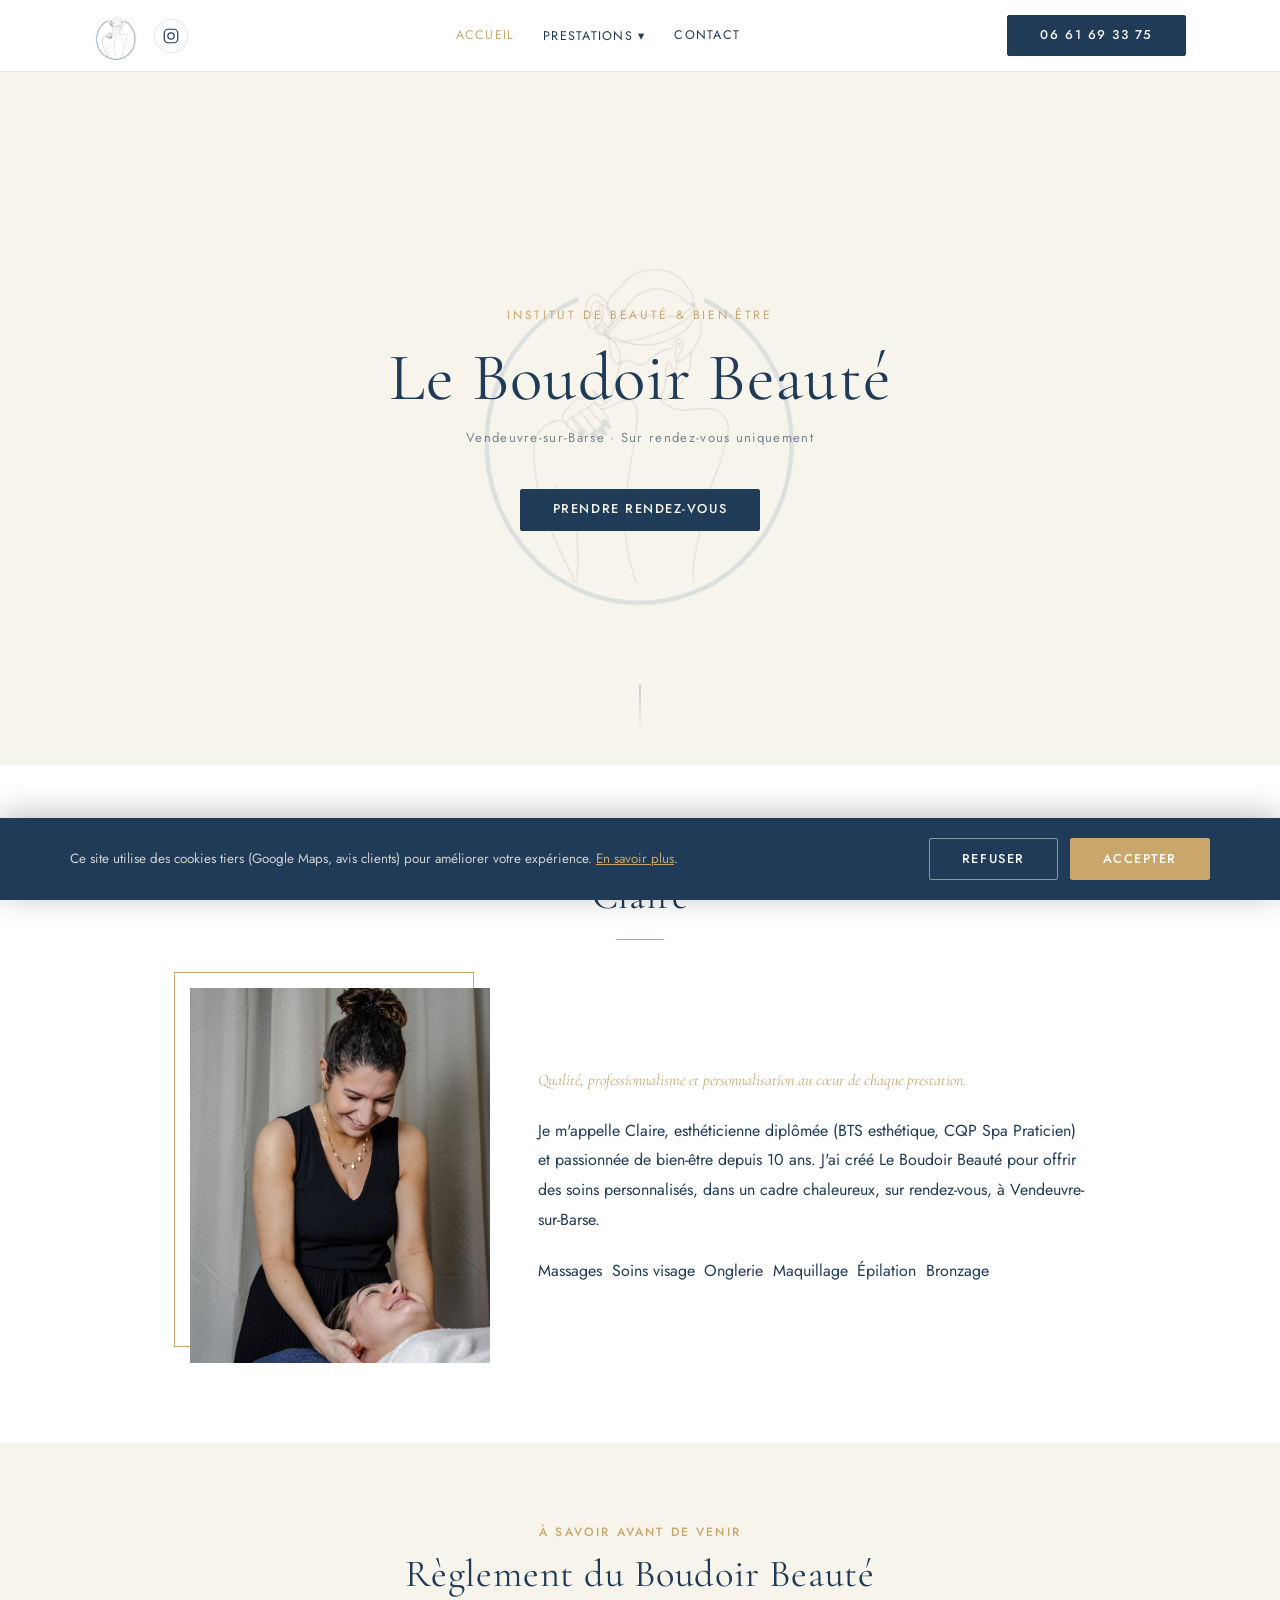
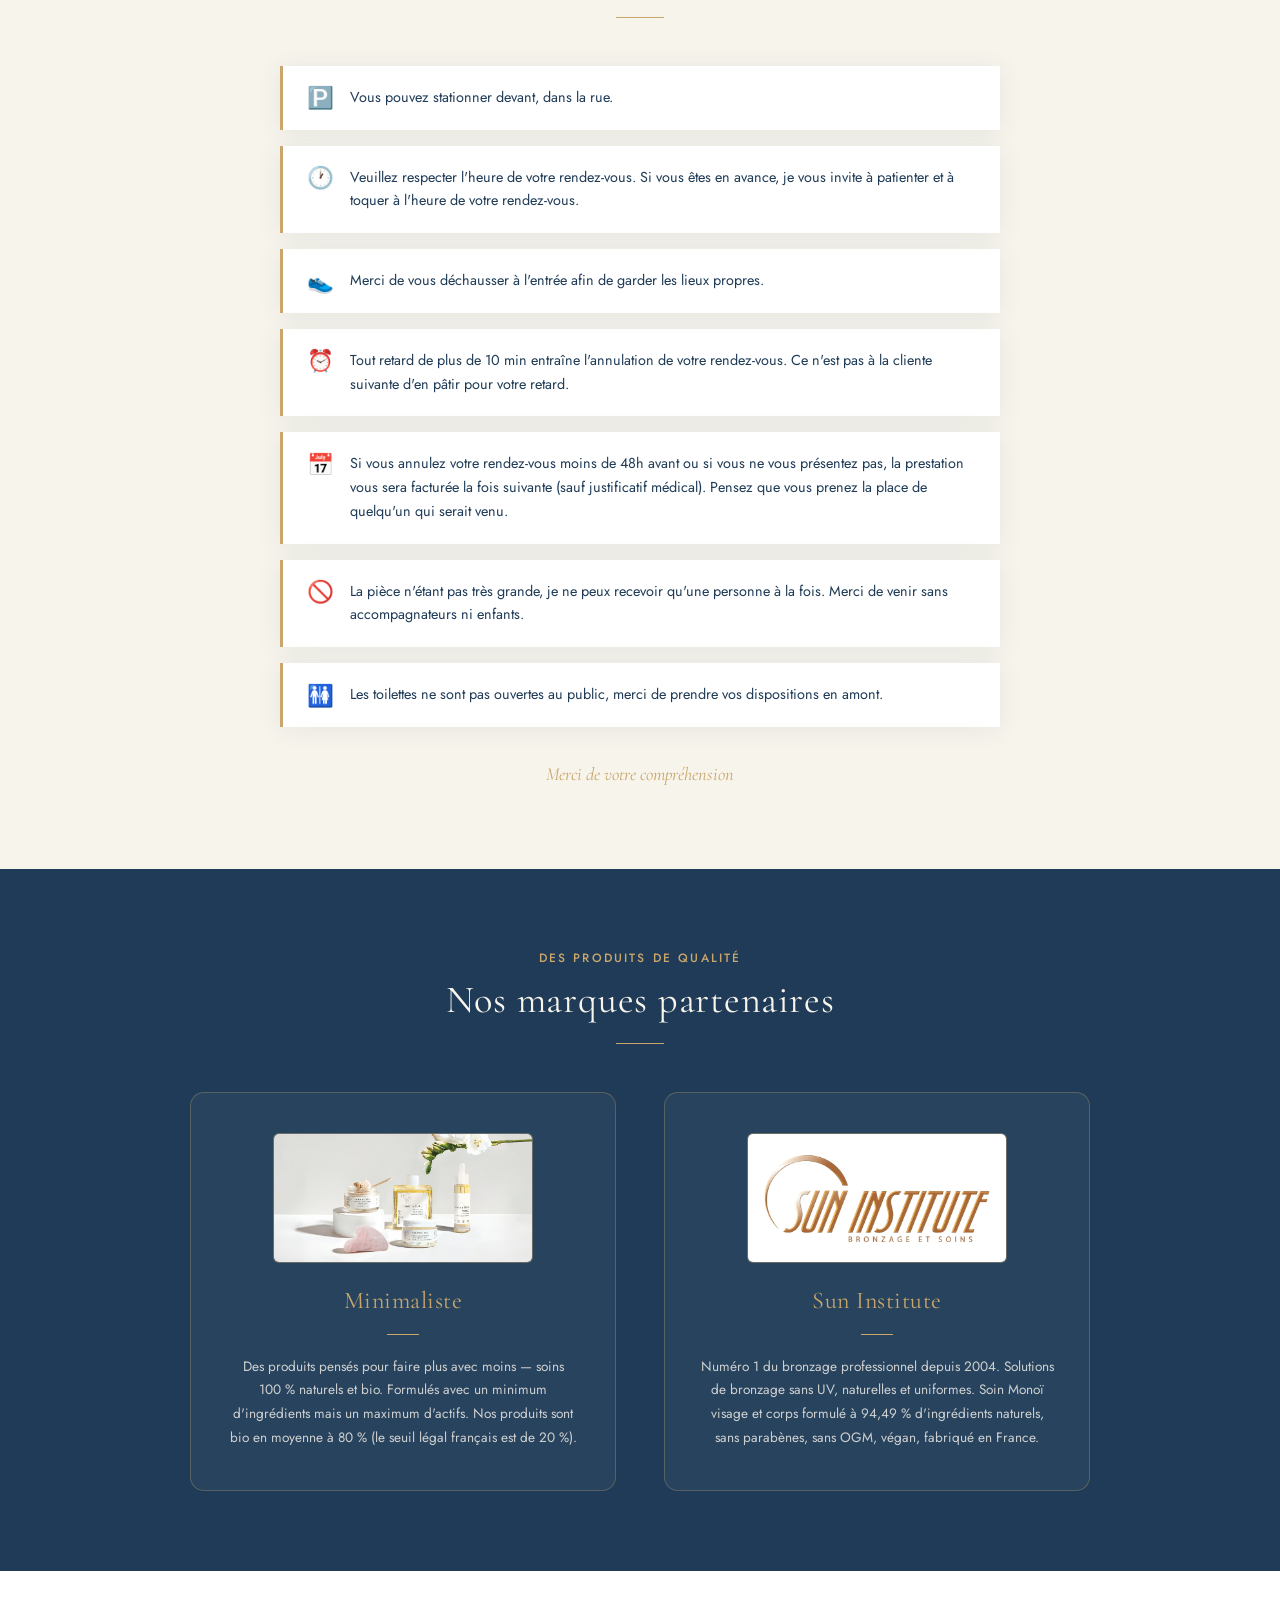
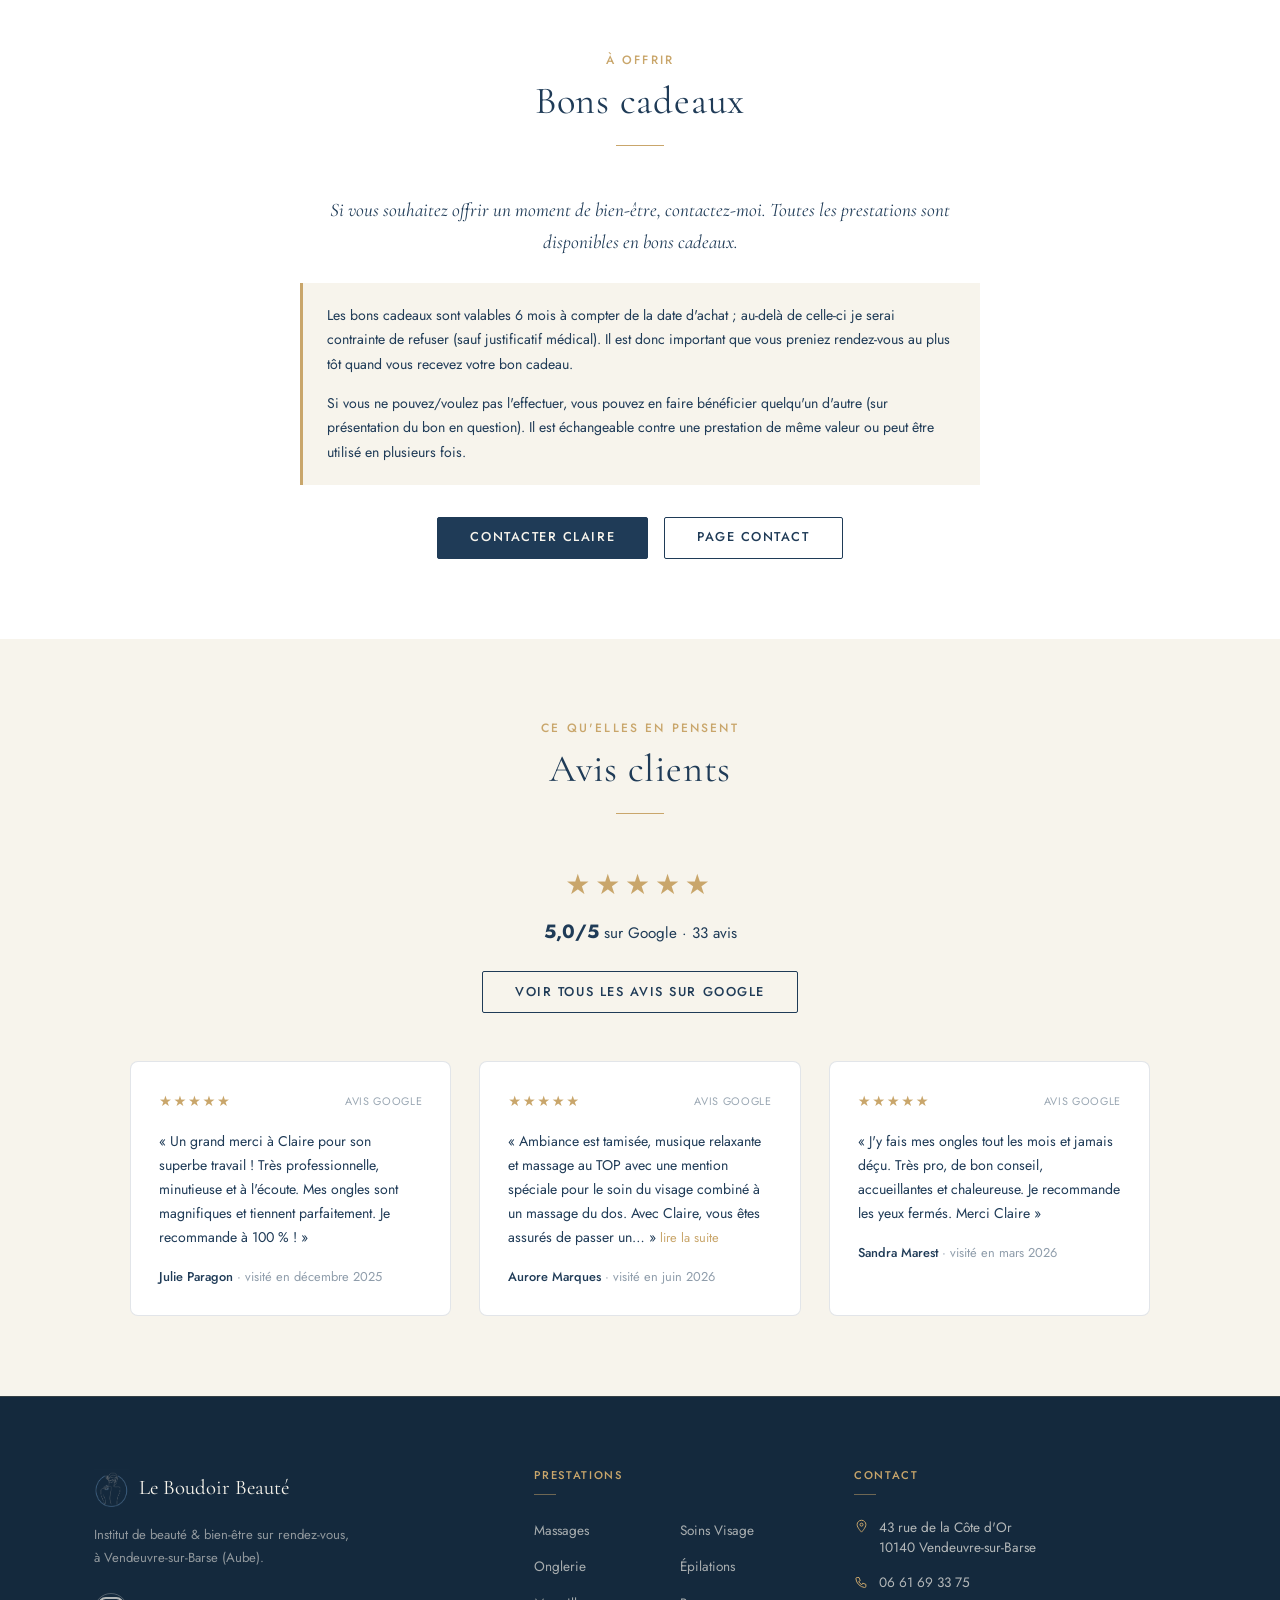
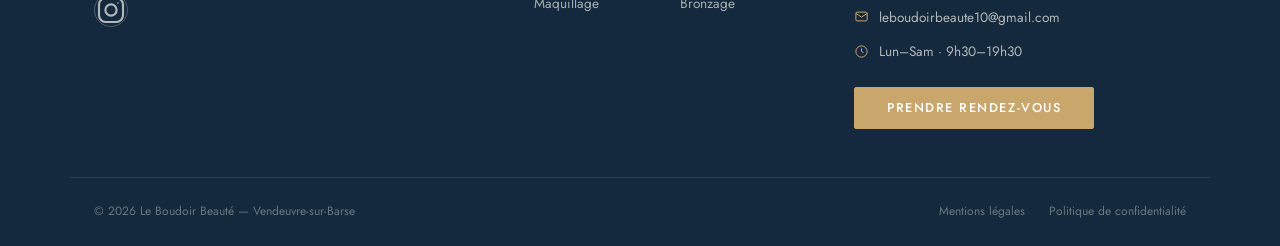
<file: index.html>
<!DOCTYPE html>
<html lang="fr">
<head>
  <meta charset="UTF-8">
  <meta name="viewport" content="width=device-width, initial-scale=1.0">
  <meta name="description" content="Institut de beauté et bien-être à Vendeuvre-sur-Barse. Massages relaxants, soins visage, onglerie, épilations, maquillage et bronzage. Sur rendez-vous uniquement — Claire, esthéticienne diplômée.">
  <meta name="robots" content="index, follow">
  <title>Le Boudoir Beauté — Institut de beauté à Vendeuvre-sur-Barse</title>

  <link rel="preconnect" href="https://fonts.googleapis.com">
  <link rel="preconnect" href="https://fonts.gstatic.com" crossorigin>
  <link href="https://fonts.googleapis.com/css2?family=Cormorant+Garamond:ital,wght@0,300;0,400;0,600;1,300;1,400&family=Jost:wght@300;400;500&display=swap" rel="stylesheet">
  <link rel="stylesheet" href="css/styles.css">
  <link rel="icon" type="image/png" href="assets/logo-icon.png">

  <script type="application/ld+json">
  {
    "@context": "https://schema.org",
    "@type": "BeautySalon",
    "name": "Le Boudoir Beauté",
    "description": "Institut de beauté et de bien-être sur rendez-vous, à Vendeuvre-sur-Barse (Aube). Massages, soins visage, onglerie, épilations, maquillage, bronzage.",
    "address": {
      "@type": "PostalAddress",
      "streetAddress": "43 rue de la Côte d'Or",
      "addressLocality": "Vendeuvre-sur-Barse",
      "postalCode": "10140",
      "addressCountry": "FR"
    },
    "telephone": "+33661693375",
    "email": "leboudoirbeaute10@gmail.com",
    "openingHoursSpecification": [{
      "@type": "OpeningHoursSpecification",
      "dayOfWeek": ["Monday","Tuesday","Wednesday","Thursday","Friday","Saturday"],
      "opens": "09:30",
      "closes": "19:30"
    }],
    "priceRange": "€€",
    "image": "assets/logo-icon.png"
  }
  </script>
</head>
<body>

<!-- ========== HEADER ========== -->
<header class="site-header">
  <div class="nav-container">
    <a href="index.html" aria-label="Le Boudoir Beauté — Accueil">
      <img src="assets/logo-icon.png"
           alt="Logo Le Boudoir Beauté" class="nav-logo">
    </a>

    <a href="https://www.instagram.com/leboudoirbeaute10/" target="_blank" rel="noopener noreferrer" class="nav-instagram" aria-label="Instagram Le Boudoir Beauté"><svg width="18" height="18" viewBox="0 0 24 24" fill="none" stroke="currentColor" stroke-width="1.6" aria-hidden="true"><rect x="3" y="3" width="18" height="18" rx="5"/><circle cx="12" cy="12" r="4.2"/><circle cx="17.2" cy="6.8" r="0.6" fill="currentColor" stroke="none"/></svg></a>

    <nav aria-label="Navigation principale">
      <ul class="nav-links">
        <li><a href="index.html">Accueil</a></li>
        <li class="has-dropdown">
          <button class="dropdown-trigger" aria-expanded="false">Prestations ▾</button>
          <ul class="dropdown-menu">
            <li><a href="prestations/massages.html">Massages</a></li>
            <li><a href="prestations/soins-visage.html">Soins Visage</a></li>
            <li><a href="prestations/onglerie.html">Onglerie</a></li>
            <li><a href="prestations/epilations.html">Épilations</a></li>
            <li><a href="prestations/maquillage.html">Maquillage</a></li>
            <li><a href="prestations/bronzage.html">Bronzage</a></li>
          </ul>
        </li>
        <li><a href="contact.html">Contact</a></li>
      </ul>
    </nav>

    <a href="tel:0661693375" class="btn btn-primary nav-cta">06 61 69 33 75</a>

    <button class="burger" aria-label="Ouvrir le menu" aria-expanded="false">
      <span></span><span></span><span></span>
    </button>
  </div>
</header>

<!-- ========== MOBILE NAV ========== -->
<nav class="mobile-nav" aria-label="Navigation mobile">
  <a href="index.html">Accueil</a>
  <button class="mobile-dropdown-trigger">Prestations</button>
  <ul class="mobile-sub">
    <li><a href="prestations/massages.html">Massages</a></li>
    <li><a href="prestations/soins-visage.html">Soins Visage</a></li>
    <li><a href="prestations/onglerie.html">Onglerie</a></li>
    <li><a href="prestations/epilations.html">Épilations</a></li>
    <li><a href="prestations/maquillage.html">Maquillage</a></li>
    <li><a href="prestations/bronzage.html">Bronzage</a></li>
  </ul>
  <a href="contact.html">Contact</a>
  <a href="tel:0661693375" class="btn btn-primary">06 61 69 33 75</a>
</nav>

<!-- ========== HERO ========== -->
<section class="hero" aria-label="En-tête">
  <div class="hero-watermark" aria-hidden="true"></div>
  <div class="hero-content">
    <p class="hero-tagline">Institut de beauté &amp; bien-être</p>
    <h1 class="hero-title">Le Boudoir Beauté</h1>
    <p class="hero-location">Vendeuvre-sur-Barse · Sur rendez-vous uniquement</p>
    <a href="tel:0661693375" class="btn btn-primary">Prendre rendez-vous</a>
  </div>
  <div class="scroll-line" aria-hidden="true"></div>
</section>

<!-- ========== BIO CLAIRE ========== -->
<section class="section section--white">
  <div class="container">
    <p class="section-subtitle">Votre praticienne</p>
    <h2 class="section-title">Claire</h2>
    <div class="divider"></div>
    <div class="bio-grid fade-in">
      <div class="bio-photo">
        <img src="assets/claire-bio.jpg" alt="Claire, esthéticienne du Boudoir Beauté, concentrée pendant une prestation d'onglerie">
      </div>
      <div class="bio-text">
        <p class="bio-lead">Qualité, professionnalisme et personnalisation au cœur de chaque prestation.</p>
        <p>Je m'appelle Claire, esthéticienne diplômée (BTS esthétique, CQP Spa Praticien) et passionnée de bien-être depuis 10&nbsp;ans. J'ai créé Le Boudoir Beauté pour offrir des soins personnalisés, dans un cadre chaleureux, sur rendez-vous, à Vendeuvre-sur-Barse.</p>
        <ul class="bio-tags">
          <li>Massages</li>
          <li>Soins visage</li>
          <li>Onglerie</li>
          <li>Maquillage</li>
          <li>Épilation</li>
          <li>Bronzage</li>
        </ul>
      </div>
    </div>
  </div>
</section>

<!-- ========== RÈGLEMENT ========== -->
<section class="section section--cream">
  <div class="container">
    <p class="section-subtitle">À savoir avant de venir</p>
    <h2 class="section-title">Règlement du Boudoir Beauté</h2>
    <div class="divider"></div>

    <ul class="reglement-list">
      <li class="reglement-item fade-in">
        <span class="reglement-icon" aria-hidden="true">🅿️</span>
        <p class="reglement-text">Vous pouvez stationner devant, dans la rue.</p>
      </li>
      <li class="reglement-item fade-in">
        <span class="reglement-icon" aria-hidden="true">🕐</span>
        <p class="reglement-text">Veuillez respecter l'heure de votre rendez-vous. Si vous êtes en avance, je vous invite à patienter et à toquer à l'heure de votre rendez-vous.</p>
      </li>
      <li class="reglement-item fade-in">
        <span class="reglement-icon" aria-hidden="true">👟</span>
        <p class="reglement-text">Merci de vous déchausser à l'entrée afin de garder les lieux propres.</p>
      </li>
      <li class="reglement-item fade-in">
        <span class="reglement-icon" aria-hidden="true">⏰</span>
        <p class="reglement-text">Tout retard de plus de 10 min entraîne l'annulation de votre rendez-vous. Ce n'est pas à la cliente suivante d'en pâtir pour votre retard.</p>
      </li>
      <li class="reglement-item fade-in">
        <span class="reglement-icon" aria-hidden="true">📅</span>
        <p class="reglement-text">Si vous annulez votre rendez-vous moins de 48h avant ou si vous ne vous présentez pas, la prestation vous sera facturée la fois suivante (sauf justificatif médical). Pensez que vous prenez la place de quelqu'un qui serait venu.</p>
      </li>
      <li class="reglement-item fade-in">
        <span class="reglement-icon" aria-hidden="true">🚫</span>
        <p class="reglement-text">La pièce n'étant pas très grande, je ne peux recevoir qu'une personne à la fois. Merci de venir sans accompagnateurs ni enfants.</p>
      </li>
      <li class="reglement-item fade-in">
        <span class="reglement-icon" aria-hidden="true">🚻</span>
        <p class="reglement-text">Les toilettes ne sont pas ouvertes au public, merci de prendre vos dispositions en amont.</p>
      </li>
    </ul>
    <p class="reglement-merci">Merci de votre compréhension</p>
  </div>
</section>

<!-- ========== MARQUES PARTENAIRES ========== -->
<section class="section section--navy">
  <div class="container">
    <p class="section-subtitle">Des produits de qualité</p>
    <h2 class="section-title">Nos marques partenaires</h2>
    <div class="divider"></div>

    <div class="marques-grid">
      <div class="marque-card fade-in">
        <img class="marque-photo" src="Image-basse/Marque-Partenaire/IMG_1758.jpg" alt="Produits Minimaliste">
        <h3 class="marque-name">Minimaliste</h3>
        <div class="marque-divider" aria-hidden="true"></div>
        <p class="marque-desc">Des produits pensés pour faire plus avec moins — soins 100&nbsp;% naturels et bio. Formulés avec un minimum d'ingrédients mais un maximum d'actifs. Nos produits sont bio en moyenne à 80&nbsp;% (le seuil légal français est de 20&nbsp;%).</p>
      </div>
      <div class="marque-card fade-in">
        <img class="marque-photo" src="Image-basse/Marque-Partenaire/IMG_1767.webp" alt="Logo Sun Institute">
        <h3 class="marque-name">Sun Institute</h3>
        <div class="marque-divider" aria-hidden="true"></div>
        <p class="marque-desc">Numéro 1 du bronzage professionnel depuis 2004. Solutions de bronzage sans UV, naturelles et uniformes. Soin Monoï visage et corps formulé à 94,49&nbsp;% d'ingrédients naturels, sans parabènes, sans OGM, végan, fabriqué en France.</p>
      </div>
    </div>
  </div>
</section>

<!-- ========== BONS CADEAUX ========== -->
<section class="section section--white">
  <div class="container">
    <p class="section-subtitle">À offrir</p>
    <h2 class="section-title">Bons cadeaux</h2>
    <div class="divider"></div>

    <div class="bons-inner fade-in">
      <p class="bons-main">Si vous souhaitez offrir un moment de bien-être, contactez-moi. Toutes les prestations sont disponibles en bons cadeaux.</p>
      <div class="bons-conditions">
        <p>Les bons cadeaux sont valables 6 mois à compter de la date d'achat ; au-delà de celle-ci je serai contrainte de refuser (sauf justificatif médical). Il est donc important que vous preniez rendez-vous au plus tôt quand vous recevez votre bon cadeau.</p>
        <p>Si vous ne pouvez/voulez pas l'effectuer, vous pouvez en faire bénéficier quelqu'un d'autre (sur présentation du bon en question). Il est échangeable contre une prestation de même valeur ou peut être utilisé en plusieurs fois.</p>
      </div>
      <div class="bons-actions">
        <a href="tel:0661693375" class="btn btn-primary">Contacter Claire</a>
        <a href="contact.html"   class="btn btn-outline">Page contact</a>
      </div>
    </div>
  </div>
</section>

<!-- ========== AVIS GOOGLE ========== -->
<section class="section section--cream">
  <div class="container">
    <p class="section-subtitle">Ce qu'elles en pensent</p>
    <h2 class="section-title">Avis clients</h2>
    <div class="divider"></div>
    <div class="avis-summary fade-in">
      <div class="avis-stars" aria-hidden="true">★★★★★</div>
      <!-- Note moyenne à confirmer précisément (affichée sur la fiche Google) — 5,0/5 basé sur les 3 avis fournis, tous notés 5/5 -->
      <p class="avis-score"><strong>5,0/5</strong> sur Google &middot; <span id="avis-count">33 avis</span></p>
      <a href="https://www.google.com/maps/search/?api=1&query=Le+Boudoir+Beaut%C3%A9+43+Rue+de+la+C%C3%B4te+d%27Or+Vendeuvre-sur-Barse" target="_blank" rel="noopener noreferrer" class="btn btn-outline">Voir tous les avis sur Google</a>
    </div>

    <div class="avis-grid">
      <div class="avis-card fade-in">
        <div class="avis-card-head">
          <span class="avis-stars-sm" aria-hidden="true">★★★★★</span>
          <span class="avis-source">Avis Google</span>
        </div>
        <p class="avis-text">« Un grand merci à Claire pour son superbe travail ! Très professionnelle, minutieuse et à l'écoute. Mes ongles sont magnifiques et tiennent parfaitement. Je recommande à 100&nbsp;%&nbsp;! »</p>
        <p class="avis-author">Julie Paragon <span>· visité en décembre 2025</span></p>
      </div>
      <div class="avis-card fade-in">
        <div class="avis-card-head">
          <span class="avis-stars-sm" aria-hidden="true">★★★★★</span>
          <span class="avis-source">Avis Google</span>
        </div>
        <p class="avis-text">« Ambiance est tamisée, musique relaxante et massage au TOP avec une mention spéciale pour le soin du visage combiné à un massage du dos. Avec Claire, vous êtes assurés de passer un&hellip; » <a href="https://www.google.com/maps/search/?api=1&query=Le+Boudoir+Beaut%C3%A9+43+Rue+de+la+C%C3%B4te+d%27Or+Vendeuvre-sur-Barse" target="_blank" rel="noopener noreferrer" class="avis-more">lire la suite</a></p>
        <p class="avis-author">Aurore Marques <span>· visité en juin 2026</span></p>
      </div>
      <div class="avis-card fade-in">
        <div class="avis-card-head">
          <span class="avis-stars-sm" aria-hidden="true">★★★★★</span>
          <span class="avis-source">Avis Google</span>
        </div>
        <p class="avis-text">« J'y fais mes ongles tout les mois et jamais déçu. Très pro, de bon conseil, accueillantes et chaleureuse. Je recommande les yeux fermés. Merci Claire »</p>
        <p class="avis-author">Sandra Marest <span>· visité en mars 2026</span></p>
      </div>
    </div>

    <!--
      Avis saisis manuellement à partir de la fiche Google Business le 11/08/2026 (fournis par Léopold).
      Pour automatiser cette section à l'avenir :
      1. Créer un compte sur trustindex.io
      2. Connecter la fiche Google Business "Le Boudoir Beauté" (43 Rue de la Côte d'Or, 10140 Vendeuvre-sur-Barse)
      3. Remplacer ce bloc par le widget fourni par Trustindex (chargé après consentement cookies)
    -->
  </div>
</section>

<!-- ========== FOOTER ========== -->
<footer class="site-footer">
  <div class="footer-top">
    <div class="footer-brand">
      <div class="footer-brand-mark">
        <img src="assets/logo-icon.png" alt="" aria-hidden="true">
        <span class="footer-brand-name">Le Boudoir Beauté</span>
      </div>
      <p>Institut de beauté &amp; bien-être sur rendez-vous,<br>à Vendeuvre-sur-Barse (Aube).</p>
      <a href="https://www.instagram.com/leboudoirbeaute10/" target="_blank" rel="noopener noreferrer" class="footer-social" aria-label="Instagram Le Boudoir Beauté"><svg viewBox="0 0 24 24" fill="none" stroke="currentColor" stroke-width="1.6" aria-hidden="true"><rect x="3" y="3" width="18" height="18" rx="5"/><circle cx="12" cy="12" r="4.2"/><circle cx="17.2" cy="6.8" r="0.6" fill="currentColor" stroke="none"/></svg></a>
    </div>
    <div class="footer-col">
      <h4>Prestations</h4>
      <ul class="footer-links-grid">
        <li><a href="prestations/massages.html">Massages</a></li>
        <li><a href="prestations/soins-visage.html">Soins Visage</a></li>
        <li><a href="prestations/onglerie.html">Onglerie</a></li>
        <li><a href="prestations/epilations.html">Épilations</a></li>
        <li><a href="prestations/maquillage.html">Maquillage</a></li>
        <li><a href="prestations/bronzage.html">Bronzage</a></li>
      </ul>
    </div>
    <div class="footer-col footer-contact">
      <h4>Contact</h4>
      <ul class="footer-contact-list">
        <li><svg viewBox="0 0 24 24" fill="none" stroke="currentColor" stroke-width="1.6" aria-hidden="true"><path d="M12 21s7-7.2 7-12a7 7 0 1 0-14 0c0 4.8 7 12 7 12z"/><circle cx="12" cy="9" r="2.4"/></svg><span>43 rue de la Côte d'Or<br>10140 Vendeuvre-sur-Barse</span></li>
        <li><svg viewBox="0 0 24 24" fill="none" stroke="currentColor" stroke-width="1.6" aria-hidden="true"><path d="M5 4h3l2 5-2.5 1.5a11 11 0 0 0 5 5L14 13l5 2v3a2 2 0 0 1-2 2A16 16 0 0 1 3 6a2 2 0 0 1 2-2z"/></svg><a href="tel:0661693375">06 61 69 33 75</a></li>
        <li><svg viewBox="0 0 24 24" fill="none" stroke="currentColor" stroke-width="1.6" aria-hidden="true"><rect x="3" y="5" width="18" height="14" rx="2"/><path d="M3 7l9 6 9-6"/></svg><a href="mailto:leboudoirbeaute10@gmail.com">leboudoirbeaute10@gmail.com</a></li>
        <li><svg viewBox="0 0 24 24" fill="none" stroke="currentColor" stroke-width="1.6" aria-hidden="true"><circle cx="12" cy="12" r="9"/><path d="M12 7v5l3.5 2"/></svg><span>Lun–Sam &middot; 9h30–19h30</span></li>
      </ul>
      <a href="tel:0661693375" class="btn btn-gold footer-cta">Prendre rendez-vous</a>
    </div>
  </div>
  <div class="footer-bottom">
    <p>&copy; 2026 Le Boudoir Beauté — Vendeuvre-sur-Barse</p>
    <nav class="footer-legal" aria-label="Liens légaux">
      <a href="mentions-legales.html">Mentions légales</a>
      <a href="confidentialite.html">Politique de confidentialité</a>
    </nav>
  </div>
</footer>

<!-- ========== COOKIE BANNER ========== -->
<div id="cookie-banner" role="dialog" aria-label="Consentement aux cookies" aria-live="polite">
  <div class="cookie-inner">
    <p class="cookie-text">
      Ce site utilise des cookies tiers (Google Maps, avis clients) pour améliorer votre expérience.
      <a href="confidentialite.html">En savoir plus</a>.
    </p>
    <div class="cookie-actions">
      <button id="cookie-refuse" class="btn btn-outline-cream">Refuser</button>
      <button id="cookie-accept" class="btn btn-gold">Accepter</button>
    </div>
  </div>
</div>

<script src="js/main.js"></script>
</body>
</html>
</file>
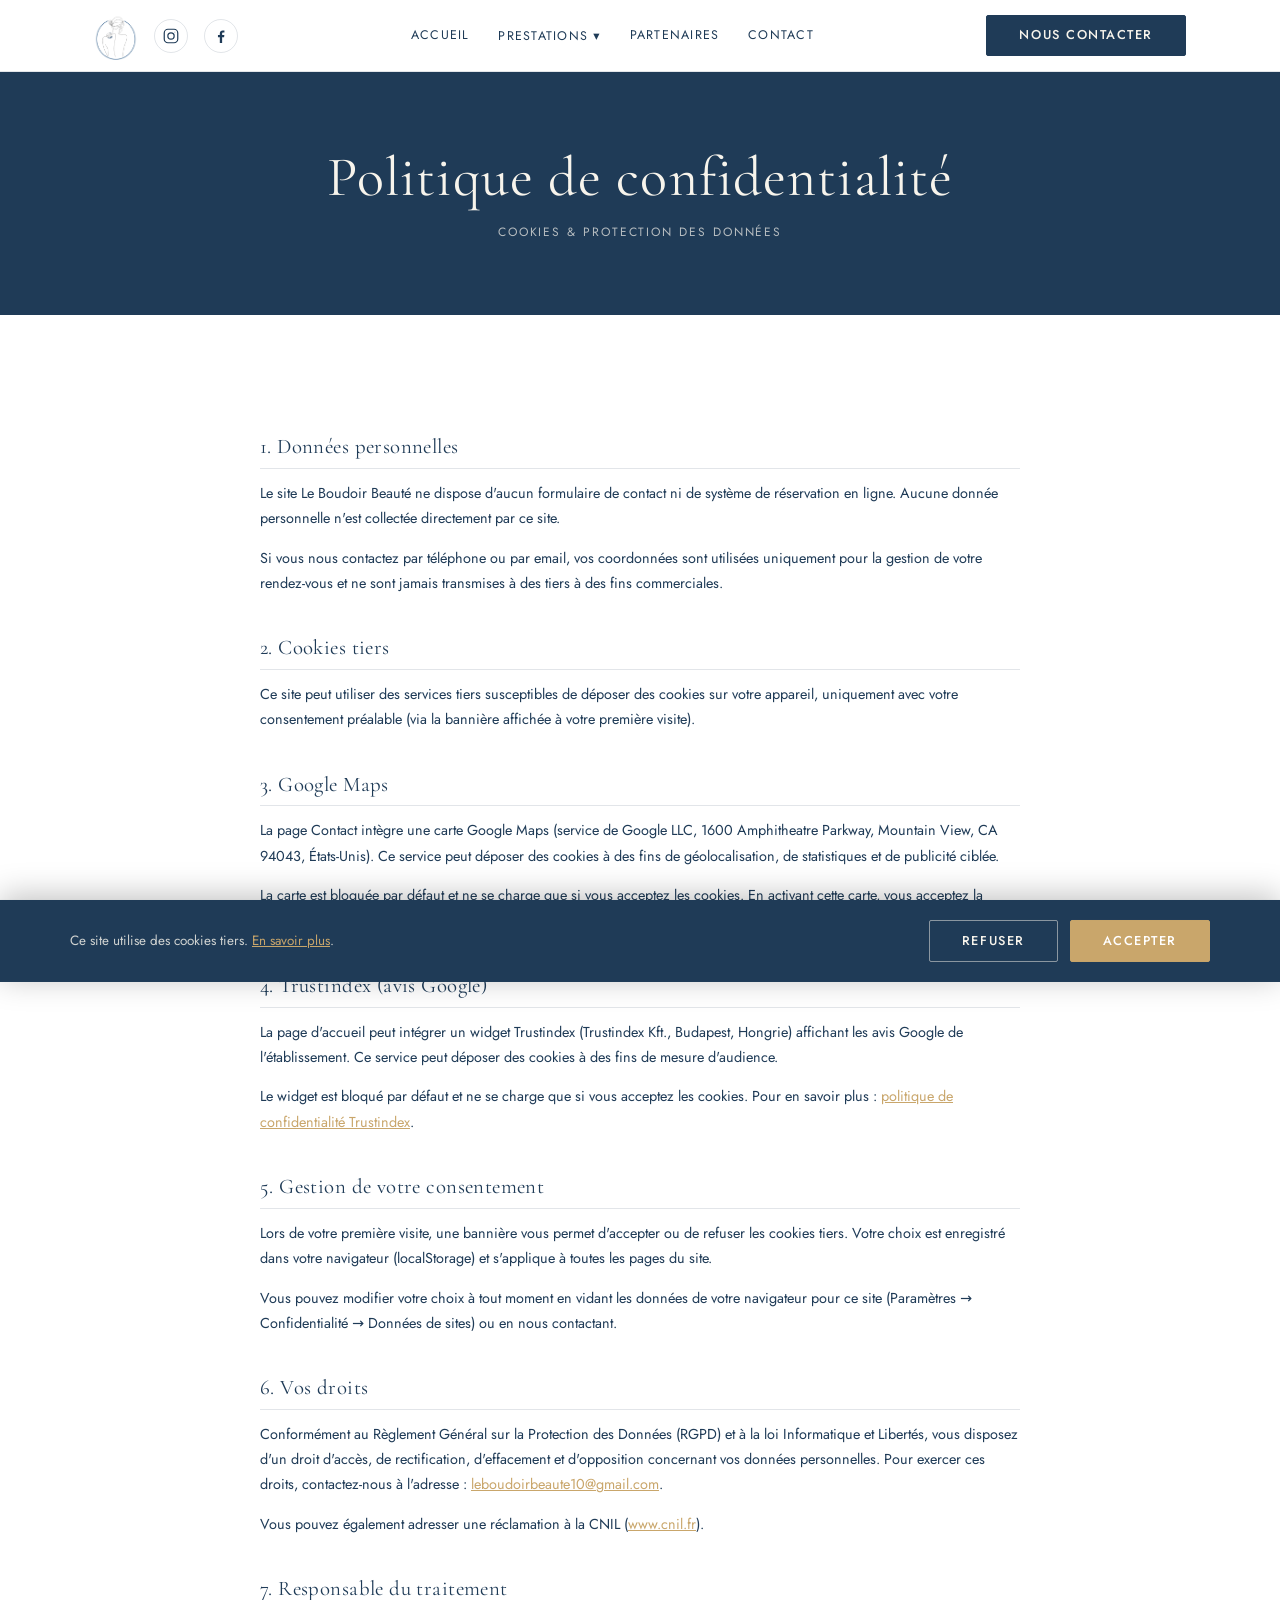
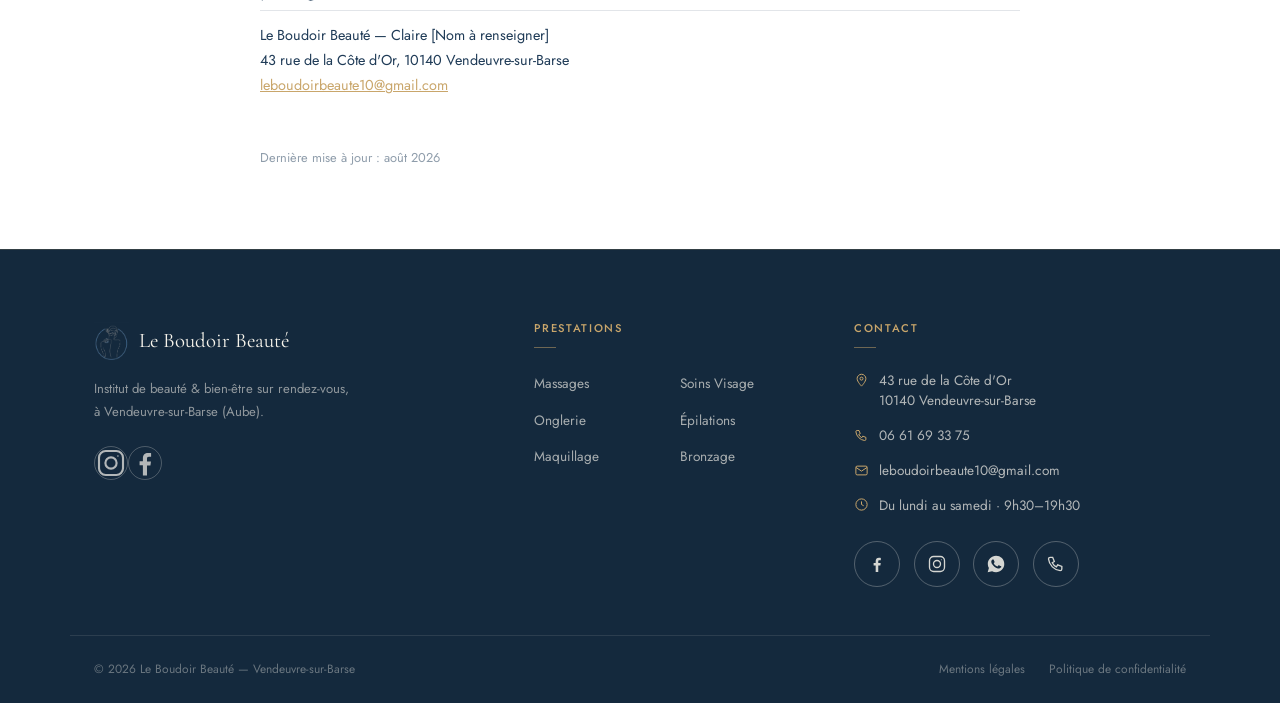
<file: confidentialite.html>
<!DOCTYPE html>
<html lang="fr">
<head>
  <meta charset="UTF-8">
  <meta name="viewport" content="width=device-width, initial-scale=1.0">
  <meta name="robots" content="noindex, follow">
  <title>Politique de confidentialité — Le Boudoir Beauté</title>
  <link rel="preconnect" href="https://fonts.googleapis.com">
  <link rel="preconnect" href="https://fonts.gstatic.com" crossorigin>
  <link href="https://fonts.googleapis.com/css2?family=Cormorant+Garamond:ital,wght@0,300;0,400;0,600;1,300;1,400&family=Jost:wght@300;400;500&display=swap" rel="stylesheet">
  <link rel="stylesheet" href="css/styles.css">
  <link rel="icon" type="image/png" href="assets/logo-icon.png">
</head>
<body>

<header class="site-header">
  <div class="nav-container">
    <a href="accueil.html" aria-label="Le Boudoir Beauté — Accueil">
      <img src="assets/logo-icon.png" alt="Logo Le Boudoir Beauté" class="nav-logo">
    </a>
    <a href="https://www.instagram.com/leboudoirbeaute10/" target="_blank" rel="noopener noreferrer" class="nav-instagram" aria-label="Instagram Le Boudoir Beauté"><svg width="18" height="18" viewBox="0 0 24 24" fill="none" stroke="currentColor" stroke-width="1.6" aria-hidden="true"><rect x="3" y="3" width="18" height="18" rx="5"/><circle cx="12" cy="12" r="4.2"/><circle cx="17.2" cy="6.8" r="0.6" fill="currentColor" stroke="none"/></svg></a>

    <a href="https://www.facebook.com/p/Le-Boudoir-Beaut%C3%A9-61556986289541/" target="_blank" rel="noopener noreferrer" class="nav-instagram" aria-label="Facebook Le Boudoir Beauté"><svg width="18" height="18" viewBox="0 0 24 24" aria-hidden="true"><path fill="currentColor" d="M13.5 21.5v-7.7h2.58l.39-3h-2.97V8.83c0-.87.24-1.46 1.49-1.46h1.59V4.7c-.27-.04-1.22-.12-2.31-.12-2.29 0-3.85 1.4-3.85 3.96v2.21H7.94v3h2.48v7.7h3.08z"/></svg></a>

    <nav aria-label="Navigation principale">
      <ul class="nav-links">
        <li><a href="accueil.html">Accueil</a></li>
        <li class="has-dropdown">
          <button class="dropdown-trigger" aria-expanded="false">Prestations ▾</button>
          <ul class="dropdown-menu">
            <li><a href="prestations/massages.html">Massages</a></li>
            <li><a href="prestations/soins-visage.html">Soins Visage</a></li>
            <li><a href="prestations/onglerie.html">Onglerie</a></li>
            <li><a href="prestations/epilations.html">Épilations</a></li>
            <li><a href="prestations/maquillage.html">Maquillage</a></li>
            <li><a href="prestations/bronzage.html">Bronzage</a></li>
          </ul>
        </li>
        <li><a href="partenaires.html">Partenaires</a></li>
        <li><a href="contact.html">Contact</a></li>
      </ul>
    </nav>
    <a href="contact.html" class="btn btn-primary nav-cta">Nous contacter</a>
    <button class="burger" aria-label="Ouvrir le menu" aria-expanded="false"><span></span><span></span><span></span></button>
  </div>
</header>

<nav class="mobile-nav" aria-label="Navigation mobile">
  <a href="accueil.html">Accueil</a>
  <button class="mobile-dropdown-trigger">Prestations</button>
  <ul class="mobile-sub">
    <li><a href="prestations/massages.html">Massages</a></li>
    <li><a href="prestations/soins-visage.html">Soins Visage</a></li>
    <li><a href="prestations/onglerie.html">Onglerie</a></li>
    <li><a href="prestations/epilations.html">Épilations</a></li>
    <li><a href="prestations/maquillage.html">Maquillage</a></li>
    <li><a href="prestations/bronzage.html">Bronzage</a></li>
  </ul>
  <a href="partenaires.html">Partenaires</a>
  <a href="contact.html">Contact</a>
  <a href="contact.html" class="btn btn-primary">Nous contacter</a>
</nav>

<div class="page-header">
  <h1>Politique de confidentialité</h1>
  <p>Cookies &amp; protection des données</p>
</div>

<section class="section section--white">
  <div class="container">
    <div class="legal-content">

      <h2>1. Données personnelles</h2>
      <p>
        Le site Le Boudoir Beauté ne dispose d'aucun formulaire de contact ni de système de réservation en ligne. Aucune donnée personnelle n'est collectée directement par ce site.
      </p>
      <p>
        Si vous nous contactez par téléphone ou par email, vos coordonnées sont utilisées uniquement pour la gestion de votre rendez-vous et ne sont jamais transmises à des tiers à des fins commerciales.
      </p>

      <h2>2. Cookies tiers</h2>
      <p>
        Ce site peut utiliser des services tiers susceptibles de déposer des cookies sur votre appareil, uniquement avec votre consentement préalable (via la bannière affichée à votre première visite).
      </p>

      <h2>3. Google Maps</h2>
      <p>
        La page Contact intègre une carte Google Maps (service de Google LLC, 1600 Amphitheatre Parkway, Mountain View, CA 94043, États-Unis). Ce service peut déposer des cookies à des fins de géolocalisation, de statistiques et de publicité ciblée.
      </p>
      <p>
        La carte est bloquée par défaut et ne se charge que si vous acceptez les cookies. En activant cette carte, vous acceptez la <a href="https://policies.google.com/privacy" target="_blank" rel="noopener">politique de confidentialité de Google</a>.
      </p>

      <h2>4. Trustindex (avis Google)</h2>
      <p>
        La page d'accueil peut intégrer un widget Trustindex (Trustindex Kft., Budapest, Hongrie) affichant les avis Google de l'établissement. Ce service peut déposer des cookies à des fins de mesure d'audience.
      </p>
      <p>
        Le widget est bloqué par défaut et ne se charge que si vous acceptez les cookies. Pour en savoir plus : <a href="https://trustindex.io/privacy-policy/" target="_blank" rel="noopener">politique de confidentialité Trustindex</a>.
      </p>

      <h2>5. Gestion de votre consentement</h2>
      <p>
        Lors de votre première visite, une bannière vous permet d'accepter ou de refuser les cookies tiers. Votre choix est enregistré dans votre navigateur (localStorage) et s'applique à toutes les pages du site.
      </p>
      <p>
        Vous pouvez modifier votre choix à tout moment en vidant les données de votre navigateur pour ce site (Paramètres → Confidentialité → Données de sites) ou en nous contactant.
      </p>

      <h2>6. Vos droits</h2>
      <p>
        Conformément au Règlement Général sur la Protection des Données (RGPD) et à la loi Informatique et Libertés, vous disposez d'un droit d'accès, de rectification, d'effacement et d'opposition concernant vos données personnelles. Pour exercer ces droits, contactez-nous à l'adresse : <a href="mailto:leboudoirbeaute10@gmail.com">leboudoirbeaute10@gmail.com</a>.
      </p>
      <p>
        Vous pouvez également adresser une réclamation à la CNIL (<a href="https://www.cnil.fr" target="_blank" rel="noopener">www.cnil.fr</a>).
      </p>

      <h2>7. Responsable du traitement</h2>
      <p>
        Le Boudoir Beauté — Claire [Nom à renseigner]<br>
        43 rue de la Côte d'Or, 10140 Vendeuvre-sur-Barse<br>
        <a href="mailto:leboudoirbeaute10@gmail.com">leboudoirbeaute10@gmail.com</a>
      </p>

      <p style="margin-top:3rem; font-size:.8rem; color: rgba(31,59,87,.5);">
        Dernière mise à jour : août 2026
      </p>
    </div>
  </div>
</section>

<footer class="site-footer">
  <div class="footer-top">
    <div class="footer-brand">
      <div class="footer-brand-mark">
        <img src="assets/logo-icon.png" alt="" aria-hidden="true">
        <span class="footer-brand-name">Le Boudoir Beauté</span>
      </div>
      <p>Institut de beauté &amp; bien-être sur rendez-vous,<br>à Vendeuvre-sur-Barse (Aube).</p>
      <a href="https://www.instagram.com/leboudoirbeaute10/" target="_blank" rel="noopener noreferrer" class="footer-social" aria-label="Instagram Le Boudoir Beauté"><svg viewBox="0 0 24 24" fill="none" stroke="currentColor" stroke-width="1.6" aria-hidden="true"><rect x="3" y="3" width="18" height="18" rx="5"/><circle cx="12" cy="12" r="4.2"/><circle cx="17.2" cy="6.8" r="0.6" fill="currentColor" stroke="none"/></svg></a><a href="https://www.facebook.com/p/Le-Boudoir-Beaut%C3%A9-61556986289541/" target="_blank" rel="noopener noreferrer" class="footer-social" aria-label="Facebook Le Boudoir Beauté"><svg viewBox="0 0 24 24" aria-hidden="true"><path fill="currentColor" d="M13.5 21.5v-7.7h2.58l.39-3h-2.97V8.83c0-.87.24-1.46 1.49-1.46h1.59V4.7c-.27-.04-1.22-.12-2.31-.12-2.29 0-3.85 1.4-3.85 3.96v2.21H7.94v3h2.48v7.7h3.08z"/></svg></a>
    </div>
    <div class="footer-col">
      <h4>Prestations</h4>
      <ul class="footer-links-grid">
        <li><a href="prestations/massages.html">Massages</a></li>
        <li><a href="prestations/soins-visage.html">Soins Visage</a></li>
        <li><a href="prestations/onglerie.html">Onglerie</a></li>
        <li><a href="prestations/epilations.html">Épilations</a></li>
        <li><a href="prestations/maquillage.html">Maquillage</a></li>
        <li><a href="prestations/bronzage.html">Bronzage</a></li>
      </ul>
    </div>
    <div class="footer-col footer-contact">
      <h4>Contact</h4>
      <ul class="footer-contact-list">
        <li><svg viewBox="0 0 24 24" fill="none" stroke="currentColor" stroke-width="1.6" aria-hidden="true"><path d="M12 21s7-7.2 7-12a7 7 0 1 0-14 0c0 4.8 7 12 7 12z"/><circle cx="12" cy="9" r="2.4"/></svg><span>43 rue de la Côte d'Or<br>10140 Vendeuvre-sur-Barse</span></li>
        <li><svg viewBox="0 0 24 24" fill="none" stroke="currentColor" stroke-width="1.6" aria-hidden="true"><path d="M5 4h3l2 5-2.5 1.5a11 11 0 0 0 5 5L14 13l5 2v3a2 2 0 0 1-2 2A16 16 0 0 1 3 6a2 2 0 0 1 2-2z"/></svg><a href="tel:0661693375">06 61 69 33 75</a></li>
        <li><svg viewBox="0 0 24 24" fill="none" stroke="currentColor" stroke-width="1.6" aria-hidden="true"><rect x="3" y="5" width="18" height="14" rx="2"/><path d="M3 7l9 6 9-6"/></svg><a href="mailto:leboudoirbeaute10@gmail.com">leboudoirbeaute10@gmail.com</a></li>
        <li><svg viewBox="0 0 24 24" fill="none" stroke="currentColor" stroke-width="1.6" aria-hidden="true"><circle cx="12" cy="12" r="9"/><path d="M12 7v5l3.5 2"/></svg><span>Du lundi au samedi &middot; 9h30–19h30</span></li>
      </ul>
      <div class="channels-row">
        <a href="https://www.facebook.com/p/Le-Boudoir-Beaut%C3%A9-61556986289541/" target="_blank" rel="noopener noreferrer" class="channel-btn" aria-label="Facebook Le Boudoir Beauté"><svg viewBox="0 0 24 24" aria-hidden="true"><path fill="currentColor" d="M13.5 21.5v-7.7h2.58l.39-3h-2.97V8.83c0-.87.24-1.46 1.49-1.46h1.59V4.7c-.27-.04-1.22-.12-2.31-.12-2.29 0-3.85 1.4-3.85 3.96v2.21H7.94v3h2.48v7.7h3.08z"/></svg></a>
        <a href="https://www.instagram.com/leboudoirbeaute10/" target="_blank" rel="noopener noreferrer" class="channel-btn" aria-label="Instagram Le Boudoir Beauté"><svg viewBox="0 0 24 24" fill="none" stroke="currentColor" stroke-width="1.6" aria-hidden="true"><rect x="3" y="3" width="18" height="18" rx="5"/><circle cx="12" cy="12" r="4.2"/><circle cx="17.2" cy="6.8" r="0.6" fill="currentColor" stroke="none"/></svg></a>
        <a href="https://wa.me/33661693375" target="_blank" rel="noopener noreferrer" class="channel-btn" aria-label="WhatsApp Le Boudoir Beauté"><svg viewBox="0 0 24 24" aria-hidden="true"><path fill="currentColor" d="M12.04 2c-5.46 0-9.89 4.43-9.89 9.89 0 1.74.46 3.43 1.32 4.92L2 22l5.32-1.4a9.87 9.87 0 0 0 4.72 1.2h.004c5.46 0 9.89-4.43 9.89-9.89 0-2.64-1.03-5.12-2.9-6.99A9.82 9.82 0 0 0 12.04 2zm5.8 14.02c-.24.68-1.4 1.32-1.93 1.4-.5.08-1.12.11-1.8-.11-.42-.13-.96-.31-1.65-.6-2.9-1.25-4.79-4.17-4.94-4.36-.14-.2-1.18-1.57-1.18-3 0-1.42.75-2.12 1.02-2.41.27-.29.58-.36.78-.36.2 0 .39 0 .56.01.18.01.42-.07.66.5.24.58.83 2 .9 2.15.07.15.12.33.02.53-.1.2-.15.32-.3.49-.15.17-.31.38-.44.51-.15.15-.3.31-.13.6.17.3.76 1.25 1.63 2.02 1.12 1 2.06 1.31 2.36 1.46.3.15.47.13.65-.08.18-.2.75-.87.95-1.17.2-.3.4-.25.67-.15.28.1 1.75.83 2.05.98.3.15.5.22.57.35.08.13.08.75-.16 1.43z"/></svg></a>
        <a href="tel:0661693375" class="channel-btn" aria-label="Téléphone Le Boudoir Beauté"><svg viewBox="0 0 24 24" fill="none" stroke="currentColor" stroke-width="1.6" aria-hidden="true"><path d="M5 4h3l2 5-2.5 1.5a11 11 0 0 0 5 5L14 13l5 2v3a2 2 0 0 1-2 2A16 16 0 0 1 3 6a2 2 0 0 1 2-2z"/></svg></a>
      </div>
    </div>
  </div>
  <div class="footer-bottom">
    <p>&copy; 2026 Le Boudoir Beauté — Vendeuvre-sur-Barse</p>
    <nav class="footer-legal" aria-label="Liens légaux">
      <a href="mentions-legales.html">Mentions légales</a>
      <a href="confidentialite.html">Politique de confidentialité</a>
    </nav>
  </div>
</footer>

<div id="cookie-banner" role="dialog" aria-label="Consentement aux cookies">
  <div class="cookie-inner">
    <p class="cookie-text">Ce site utilise des cookies tiers. <a href="confidentialite.html">En savoir plus</a>.</p>
    <div class="cookie-actions">
      <button id="cookie-refuse" class="btn btn-outline-cream">Refuser</button>
      <button id="cookie-accept" class="btn btn-gold">Accepter</button>
    </div>
  </div>
</div>

<script src="js/main.js"></script>
</body>
</html>
</file>
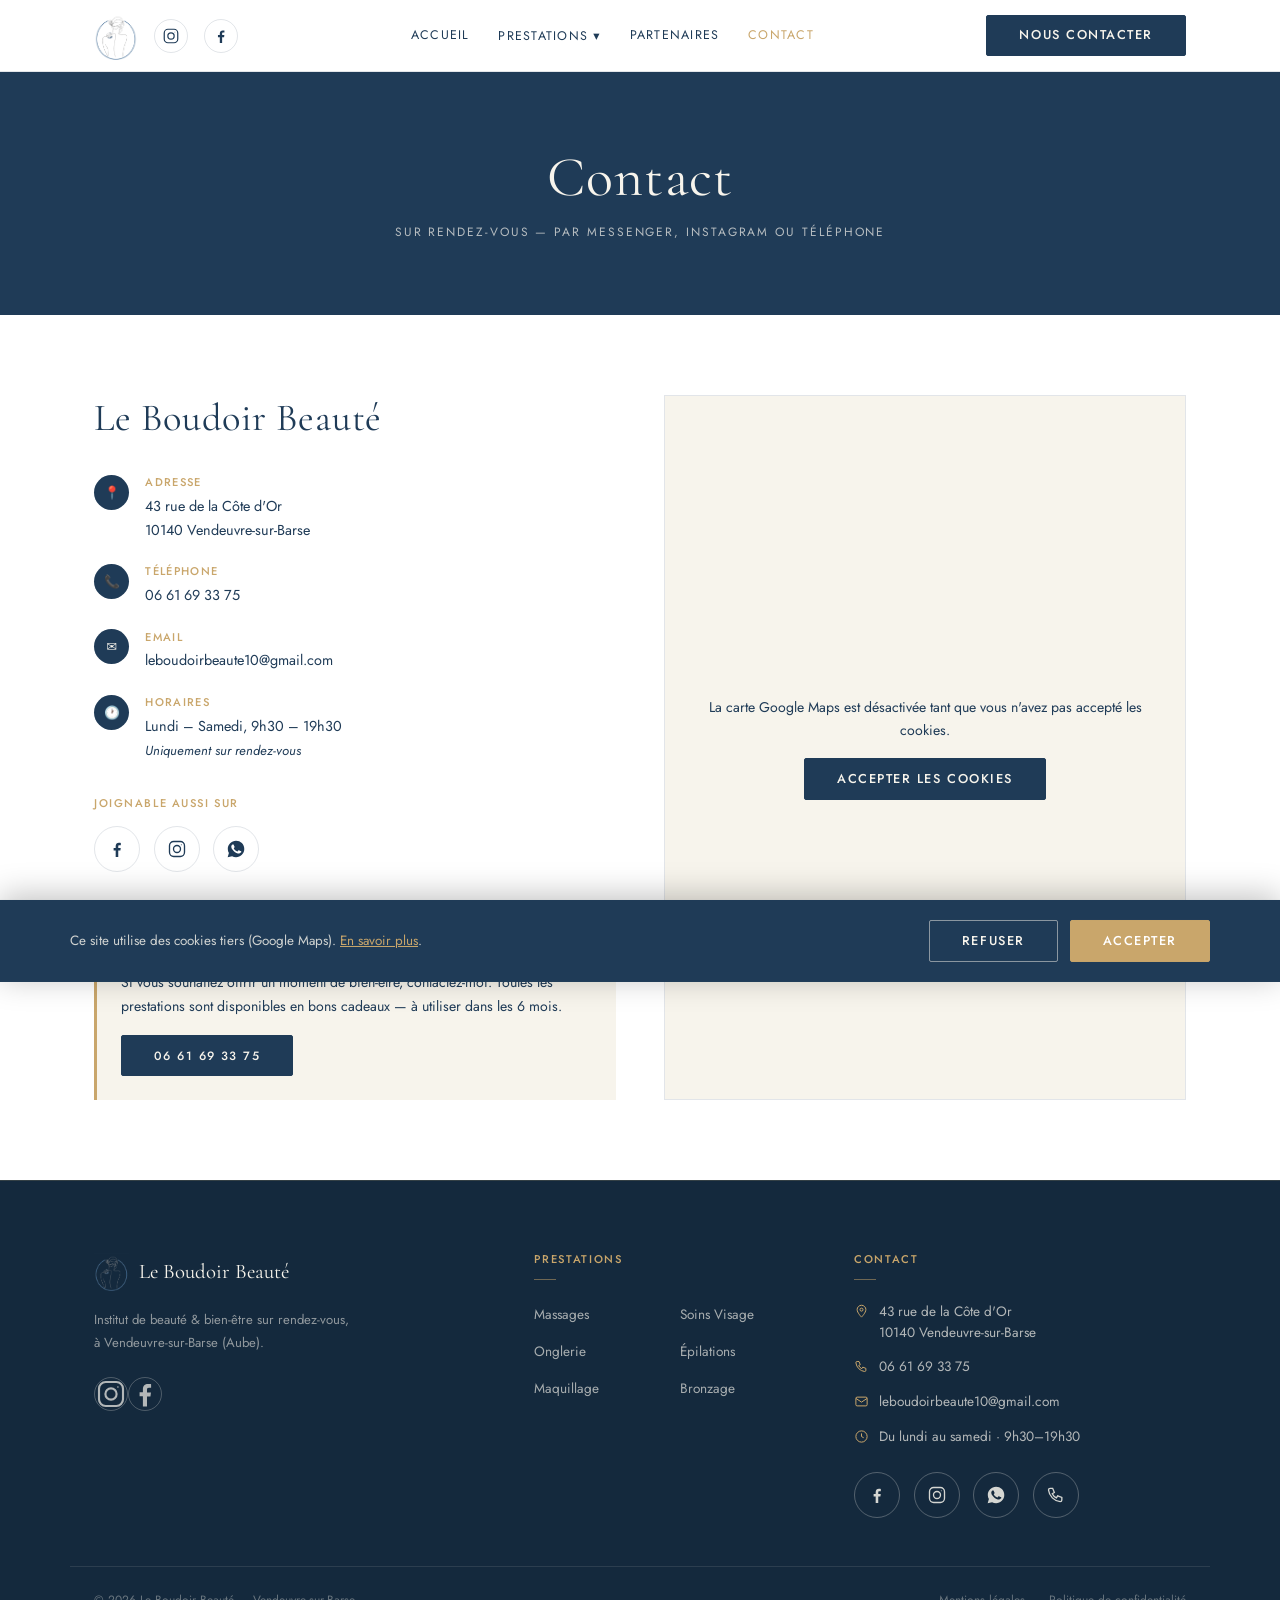
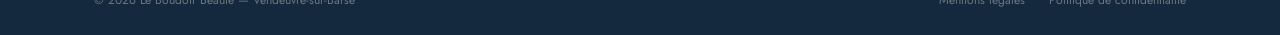
<file: contact.html>
<!DOCTYPE html>
<html lang="fr">
<head>
  <meta charset="UTF-8">
  <meta name="viewport" content="width=device-width, initial-scale=1.0">
  <meta name="description" content="Contactez Le Boudoir Beauté à Vendeuvre-sur-Barse — 06 61 69 33 75. Horaires : lundi–samedi 9h30–19h30. Sur rendez-vous uniquement.">
  <title>Contact — Le Boudoir Beauté | Vendeuvre-sur-Barse</title>
  <link rel="preconnect" href="https://fonts.googleapis.com">
  <link rel="preconnect" href="https://fonts.gstatic.com" crossorigin>
  <link href="https://fonts.googleapis.com/css2?family=Cormorant+Garamond:ital,wght@0,300;0,400;0,600;1,300;1,400&family=Jost:wght@300;400;500&display=swap" rel="stylesheet">
  <link rel="stylesheet" href="css/styles.css">
  <link rel="icon" type="image/png" href="assets/logo-icon.png">
</head>
<body>

<header class="site-header">
  <div class="nav-container">
    <a href="accueil.html" aria-label="Le Boudoir Beauté — Accueil">
      <img src="assets/logo-icon.png" alt="Logo Le Boudoir Beauté" class="nav-logo">
    </a>
    <a href="https://www.instagram.com/leboudoirbeaute10/" target="_blank" rel="noopener noreferrer" class="nav-instagram" aria-label="Instagram Le Boudoir Beauté"><svg width="18" height="18" viewBox="0 0 24 24" fill="none" stroke="currentColor" stroke-width="1.6" aria-hidden="true"><rect x="3" y="3" width="18" height="18" rx="5"/><circle cx="12" cy="12" r="4.2"/><circle cx="17.2" cy="6.8" r="0.6" fill="currentColor" stroke="none"/></svg></a>

    <a href="https://www.facebook.com/p/Le-Boudoir-Beaut%C3%A9-61556986289541/" target="_blank" rel="noopener noreferrer" class="nav-instagram" aria-label="Facebook Le Boudoir Beauté"><svg width="18" height="18" viewBox="0 0 24 24" aria-hidden="true"><path fill="currentColor" d="M13.5 21.5v-7.7h2.58l.39-3h-2.97V8.83c0-.87.24-1.46 1.49-1.46h1.59V4.7c-.27-.04-1.22-.12-2.31-.12-2.29 0-3.85 1.4-3.85 3.96v2.21H7.94v3h2.48v7.7h3.08z"/></svg></a>

    <nav aria-label="Navigation principale">
      <ul class="nav-links">
        <li><a href="accueil.html">Accueil</a></li>
        <li class="has-dropdown">
          <button class="dropdown-trigger" aria-expanded="false">Prestations ▾</button>
          <ul class="dropdown-menu">
            <li><a href="prestations/massages.html">Massages</a></li>
            <li><a href="prestations/soins-visage.html">Soins Visage</a></li>
            <li><a href="prestations/onglerie.html">Onglerie</a></li>
            <li><a href="prestations/epilations.html">Épilations</a></li>
            <li><a href="prestations/maquillage.html">Maquillage</a></li>
            <li><a href="prestations/bronzage.html">Bronzage</a></li>
          </ul>
        </li>
        <li><a href="partenaires.html">Partenaires</a></li>
        <li><a href="contact.html">Contact</a></li>
      </ul>
    </nav>
    <a href="contact.html" class="btn btn-primary nav-cta">Nous contacter</a>
    <button class="burger" aria-label="Ouvrir le menu" aria-expanded="false"><span></span><span></span><span></span></button>
  </div>
</header>

<nav class="mobile-nav" aria-label="Navigation mobile">
  <a href="accueil.html">Accueil</a>
  <button class="mobile-dropdown-trigger">Prestations</button>
  <ul class="mobile-sub">
    <li><a href="prestations/massages.html">Massages</a></li>
    <li><a href="prestations/soins-visage.html">Soins Visage</a></li>
    <li><a href="prestations/onglerie.html">Onglerie</a></li>
    <li><a href="prestations/epilations.html">Épilations</a></li>
    <li><a href="prestations/maquillage.html">Maquillage</a></li>
    <li><a href="prestations/bronzage.html">Bronzage</a></li>
  </ul>
  <a href="partenaires.html">Partenaires</a>
  <a href="contact.html">Contact</a>
  <a href="contact.html" class="btn btn-primary">Nous contacter</a>
</nav>

<div class="page-header">
  <h1>Contact</h1>
  <p>Sur rendez-vous — par Messenger, Instagram ou téléphone</p>
</div>

<section class="section section--white">
  <div class="container">
    <div class="contact-grid">

      <!-- Infos -->
      <div class="contact-info">
        <h2 style="margin-bottom:2rem;">Le Boudoir Beauté</h2>

        <ul class="contact-list">
          <li class="contact-item">
            <div class="contact-icon" aria-hidden="true">📍</div>
            <div class="contact-item-text">
              <strong>Adresse</strong>
              43 rue de la Côte d'Or<br>
              10140 Vendeuvre-sur-Barse
            </div>
          </li>
          <li class="contact-item">
            <div class="contact-icon" aria-hidden="true">📞</div>
            <div class="contact-item-text">
              <strong>Téléphone</strong>
              <a href="tel:0661693375">06 61 69 33 75</a>
            </div>
          </li>
          <li class="contact-item">
            <div class="contact-icon" aria-hidden="true">✉</div>
            <div class="contact-item-text">
              <strong>Email</strong>
              <a href="mailto:leboudoirbeaute10@gmail.com">leboudoirbeaute10@gmail.com</a>
            </div>
          </li>
          <li class="contact-item">
            <div class="contact-icon" aria-hidden="true">🕐</div>
            <div class="contact-item-text">
              <strong>Horaires</strong>
              Lundi – Samedi, 9h30 – 19h30<br>
              <em style="font-size:.82rem;">Uniquement sur rendez-vous</em>
            </div>
          </li>
        </ul>

        <div class="contact-channels">
          <p class="contact-channels-label">Joignable aussi sur</p>
          <div class="channels-row channels-row--on-light">
            <a href="https://www.facebook.com/p/Le-Boudoir-Beaut%C3%A9-61556986289541/" target="_blank" rel="noopener noreferrer" class="channel-btn" aria-label="Facebook Le Boudoir Beauté"><svg viewBox="0 0 24 24" aria-hidden="true"><path fill="currentColor" d="M13.5 21.5v-7.7h2.58l.39-3h-2.97V8.83c0-.87.24-1.46 1.49-1.46h1.59V4.7c-.27-.04-1.22-.12-2.31-.12-2.29 0-3.85 1.4-3.85 3.96v2.21H7.94v3h2.48v7.7h3.08z"/></svg></a>
            <a href="https://www.instagram.com/leboudoirbeaute10/" target="_blank" rel="noopener noreferrer" class="channel-btn" aria-label="Instagram Le Boudoir Beauté"><svg viewBox="0 0 24 24" fill="none" stroke="currentColor" stroke-width="1.6" aria-hidden="true"><rect x="3" y="3" width="18" height="18" rx="5"/><circle cx="12" cy="12" r="4.2"/><circle cx="17.2" cy="6.8" r="0.6" fill="currentColor" stroke="none"/></svg></a>
            <a href="https://wa.me/33661693375" target="_blank" rel="noopener noreferrer" class="channel-btn" aria-label="WhatsApp Le Boudoir Beauté"><svg viewBox="0 0 24 24" aria-hidden="true"><path fill="currentColor" d="M12.04 2c-5.46 0-9.89 4.43-9.89 9.89 0 1.74.46 3.43 1.32 4.92L2 22l5.32-1.4a9.87 9.87 0 0 0 4.72 1.2h.004c5.46 0 9.89-4.43 9.89-9.89 0-2.64-1.03-5.12-2.9-6.99A9.82 9.82 0 0 0 12.04 2zm5.8 14.02c-.24.68-1.4 1.32-1.93 1.4-.5.08-1.12.11-1.8-.11-.42-.13-.96-.31-1.65-.6-2.9-1.25-4.79-4.17-4.94-4.36-.14-.2-1.18-1.57-1.18-3 0-1.42.75-2.12 1.02-2.41.27-.29.58-.36.78-.36.2 0 .39 0 .56.01.18.01.42-.07.66.5.24.58.83 2 .9 2.15.07.15.12.33.02.53-.1.2-.15.32-.3.49-.15.17-.31.38-.44.51-.15.15-.3.31-.13.6.17.3.76 1.25 1.63 2.02 1.12 1 2.06 1.31 2.36 1.46.3.15.47.13.65-.08.18-.2.75-.87.95-1.17.2-.3.4-.25.67-.15.28.1 1.75.83 2.05.98.3.15.5.22.57.35.08.13.08.75-.16 1.43z"/></svg></a>
          </div>
        </div>

        <!-- Bons cadeaux rappel -->
        <div style="margin-top:2.5rem; padding: 1.5rem; background: var(--cream); border-left: 3px solid var(--gold);">
          <h3 style="font-size:1.2rem; margin-bottom:.75rem;">Bons cadeaux</h3>
          <p style="font-size:.88rem; line-height:1.7; margin-bottom:1rem;">Si vous souhaitez offrir un moment de bien-être, contactez-moi. Toutes les prestations sont disponibles en bons cadeaux — à utiliser dans les 6 mois.</p>
          <a href="tel:0661693375" class="btn btn-primary" style="font-size:.75rem;">06 61 69 33 75</a>
        </div>
      </div>

      <!-- Google Maps -->
      <div class="map-wrapper">
        <!-- Carte bloquée par défaut jusqu'à acceptation des cookies -->
        <div class="map-blocked" id="map-blocked-msg">
          <p>La carte Google Maps est désactivée tant que vous n'avez pas accepté les cookies.</p>
          <button id="cookie-accept-map" class="btn btn-primary">Accepter les cookies</button>
        </div>
        <iframe
          data-src="https://maps.google.com/maps?q=43+Rue+de+la+C%C3%B4te+d%27Or%2C+10140+Vendeuvre-sur-Barse%2C+France&output=embed&hl=fr"
          title="Le Boudoir Beauté — 43 rue de la Côte d'Or, Vendeuvre-sur-Barse"
          loading="lazy"
          referrerpolicy="no-referrer-when-downgrade"
          aria-label="Carte Google Maps — Le Boudoir Beauté">
        </iframe>
      </div>

    </div>
  </div>
</section>

<footer class="site-footer">
  <div class="footer-top">
    <div class="footer-brand">
      <div class="footer-brand-mark">
        <img src="assets/logo-icon.png" alt="" aria-hidden="true">
        <span class="footer-brand-name">Le Boudoir Beauté</span>
      </div>
      <p>Institut de beauté &amp; bien-être sur rendez-vous,<br>à Vendeuvre-sur-Barse (Aube).</p>
      <a href="https://www.instagram.com/leboudoirbeaute10/" target="_blank" rel="noopener noreferrer" class="footer-social" aria-label="Instagram Le Boudoir Beauté"><svg viewBox="0 0 24 24" fill="none" stroke="currentColor" stroke-width="1.6" aria-hidden="true"><rect x="3" y="3" width="18" height="18" rx="5"/><circle cx="12" cy="12" r="4.2"/><circle cx="17.2" cy="6.8" r="0.6" fill="currentColor" stroke="none"/></svg></a><a href="https://www.facebook.com/p/Le-Boudoir-Beaut%C3%A9-61556986289541/" target="_blank" rel="noopener noreferrer" class="footer-social" aria-label="Facebook Le Boudoir Beauté"><svg viewBox="0 0 24 24" aria-hidden="true"><path fill="currentColor" d="M13.5 21.5v-7.7h2.58l.39-3h-2.97V8.83c0-.87.24-1.46 1.49-1.46h1.59V4.7c-.27-.04-1.22-.12-2.31-.12-2.29 0-3.85 1.4-3.85 3.96v2.21H7.94v3h2.48v7.7h3.08z"/></svg></a>
    </div>
    <div class="footer-col">
      <h4>Prestations</h4>
      <ul class="footer-links-grid">
        <li><a href="prestations/massages.html">Massages</a></li>
        <li><a href="prestations/soins-visage.html">Soins Visage</a></li>
        <li><a href="prestations/onglerie.html">Onglerie</a></li>
        <li><a href="prestations/epilations.html">Épilations</a></li>
        <li><a href="prestations/maquillage.html">Maquillage</a></li>
        <li><a href="prestations/bronzage.html">Bronzage</a></li>
      </ul>
    </div>
    <div class="footer-col footer-contact">
      <h4>Contact</h4>
      <ul class="footer-contact-list">
        <li><svg viewBox="0 0 24 24" fill="none" stroke="currentColor" stroke-width="1.6" aria-hidden="true"><path d="M12 21s7-7.2 7-12a7 7 0 1 0-14 0c0 4.8 7 12 7 12z"/><circle cx="12" cy="9" r="2.4"/></svg><span>43 rue de la Côte d'Or<br>10140 Vendeuvre-sur-Barse</span></li>
        <li><svg viewBox="0 0 24 24" fill="none" stroke="currentColor" stroke-width="1.6" aria-hidden="true"><path d="M5 4h3l2 5-2.5 1.5a11 11 0 0 0 5 5L14 13l5 2v3a2 2 0 0 1-2 2A16 16 0 0 1 3 6a2 2 0 0 1 2-2z"/></svg><a href="tel:0661693375">06 61 69 33 75</a></li>
        <li><svg viewBox="0 0 24 24" fill="none" stroke="currentColor" stroke-width="1.6" aria-hidden="true"><rect x="3" y="5" width="18" height="14" rx="2"/><path d="M3 7l9 6 9-6"/></svg><a href="mailto:leboudoirbeaute10@gmail.com">leboudoirbeaute10@gmail.com</a></li>
        <li><svg viewBox="0 0 24 24" fill="none" stroke="currentColor" stroke-width="1.6" aria-hidden="true"><circle cx="12" cy="12" r="9"/><path d="M12 7v5l3.5 2"/></svg><span>Du lundi au samedi &middot; 9h30–19h30</span></li>
      </ul>
      <div class="channels-row">
        <a href="https://www.facebook.com/p/Le-Boudoir-Beaut%C3%A9-61556986289541/" target="_blank" rel="noopener noreferrer" class="channel-btn" aria-label="Facebook Le Boudoir Beauté"><svg viewBox="0 0 24 24" aria-hidden="true"><path fill="currentColor" d="M13.5 21.5v-7.7h2.58l.39-3h-2.97V8.83c0-.87.24-1.46 1.49-1.46h1.59V4.7c-.27-.04-1.22-.12-2.31-.12-2.29 0-3.85 1.4-3.85 3.96v2.21H7.94v3h2.48v7.7h3.08z"/></svg></a>
        <a href="https://www.instagram.com/leboudoirbeaute10/" target="_blank" rel="noopener noreferrer" class="channel-btn" aria-label="Instagram Le Boudoir Beauté"><svg viewBox="0 0 24 24" fill="none" stroke="currentColor" stroke-width="1.6" aria-hidden="true"><rect x="3" y="3" width="18" height="18" rx="5"/><circle cx="12" cy="12" r="4.2"/><circle cx="17.2" cy="6.8" r="0.6" fill="currentColor" stroke="none"/></svg></a>
        <a href="https://wa.me/33661693375" target="_blank" rel="noopener noreferrer" class="channel-btn" aria-label="WhatsApp Le Boudoir Beauté"><svg viewBox="0 0 24 24" aria-hidden="true"><path fill="currentColor" d="M12.04 2c-5.46 0-9.89 4.43-9.89 9.89 0 1.74.46 3.43 1.32 4.92L2 22l5.32-1.4a9.87 9.87 0 0 0 4.72 1.2h.004c5.46 0 9.89-4.43 9.89-9.89 0-2.64-1.03-5.12-2.9-6.99A9.82 9.82 0 0 0 12.04 2zm5.8 14.02c-.24.68-1.4 1.32-1.93 1.4-.5.08-1.12.11-1.8-.11-.42-.13-.96-.31-1.65-.6-2.9-1.25-4.79-4.17-4.94-4.36-.14-.2-1.18-1.57-1.18-3 0-1.42.75-2.12 1.02-2.41.27-.29.58-.36.78-.36.2 0 .39 0 .56.01.18.01.42-.07.66.5.24.58.83 2 .9 2.15.07.15.12.33.02.53-.1.2-.15.32-.3.49-.15.17-.31.38-.44.51-.15.15-.3.31-.13.6.17.3.76 1.25 1.63 2.02 1.12 1 2.06 1.31 2.36 1.46.3.15.47.13.65-.08.18-.2.75-.87.95-1.17.2-.3.4-.25.67-.15.28.1 1.75.83 2.05.98.3.15.5.22.57.35.08.13.08.75-.16 1.43z"/></svg></a>
        <a href="tel:0661693375" class="channel-btn" aria-label="Téléphone Le Boudoir Beauté"><svg viewBox="0 0 24 24" fill="none" stroke="currentColor" stroke-width="1.6" aria-hidden="true"><path d="M5 4h3l2 5-2.5 1.5a11 11 0 0 0 5 5L14 13l5 2v3a2 2 0 0 1-2 2A16 16 0 0 1 3 6a2 2 0 0 1 2-2z"/></svg></a>
      </div>
    </div>
  </div>
  <div class="footer-bottom">
    <p>&copy; 2026 Le Boudoir Beauté — Vendeuvre-sur-Barse</p>
    <nav class="footer-legal" aria-label="Liens légaux">
      <a href="mentions-legales.html">Mentions légales</a>
      <a href="confidentialite.html">Politique de confidentialité</a>
    </nav>
  </div>
</footer>

<div id="cookie-banner" role="dialog" aria-label="Consentement aux cookies">
  <div class="cookie-inner">
    <p class="cookie-text">Ce site utilise des cookies tiers (Google Maps). <a href="confidentialite.html">En savoir plus</a>.</p>
    <div class="cookie-actions">
      <button id="cookie-refuse" class="btn btn-outline-cream">Refuser</button>
      <button id="cookie-accept" class="btn btn-gold">Accepter</button>
    </div>
  </div>
</div>

<script src="js/main.js"></script>
<script>
  /* Bouton "Accepter les cookies" intégré dans la carte */
  document.getElementById('cookie-accept-map')?.addEventListener('click', () => {
    document.getElementById('cookie-accept')?.click();
    document.getElementById('map-blocked-msg').style.display = 'none';
  });
</script>
</body>
</html>
</file>
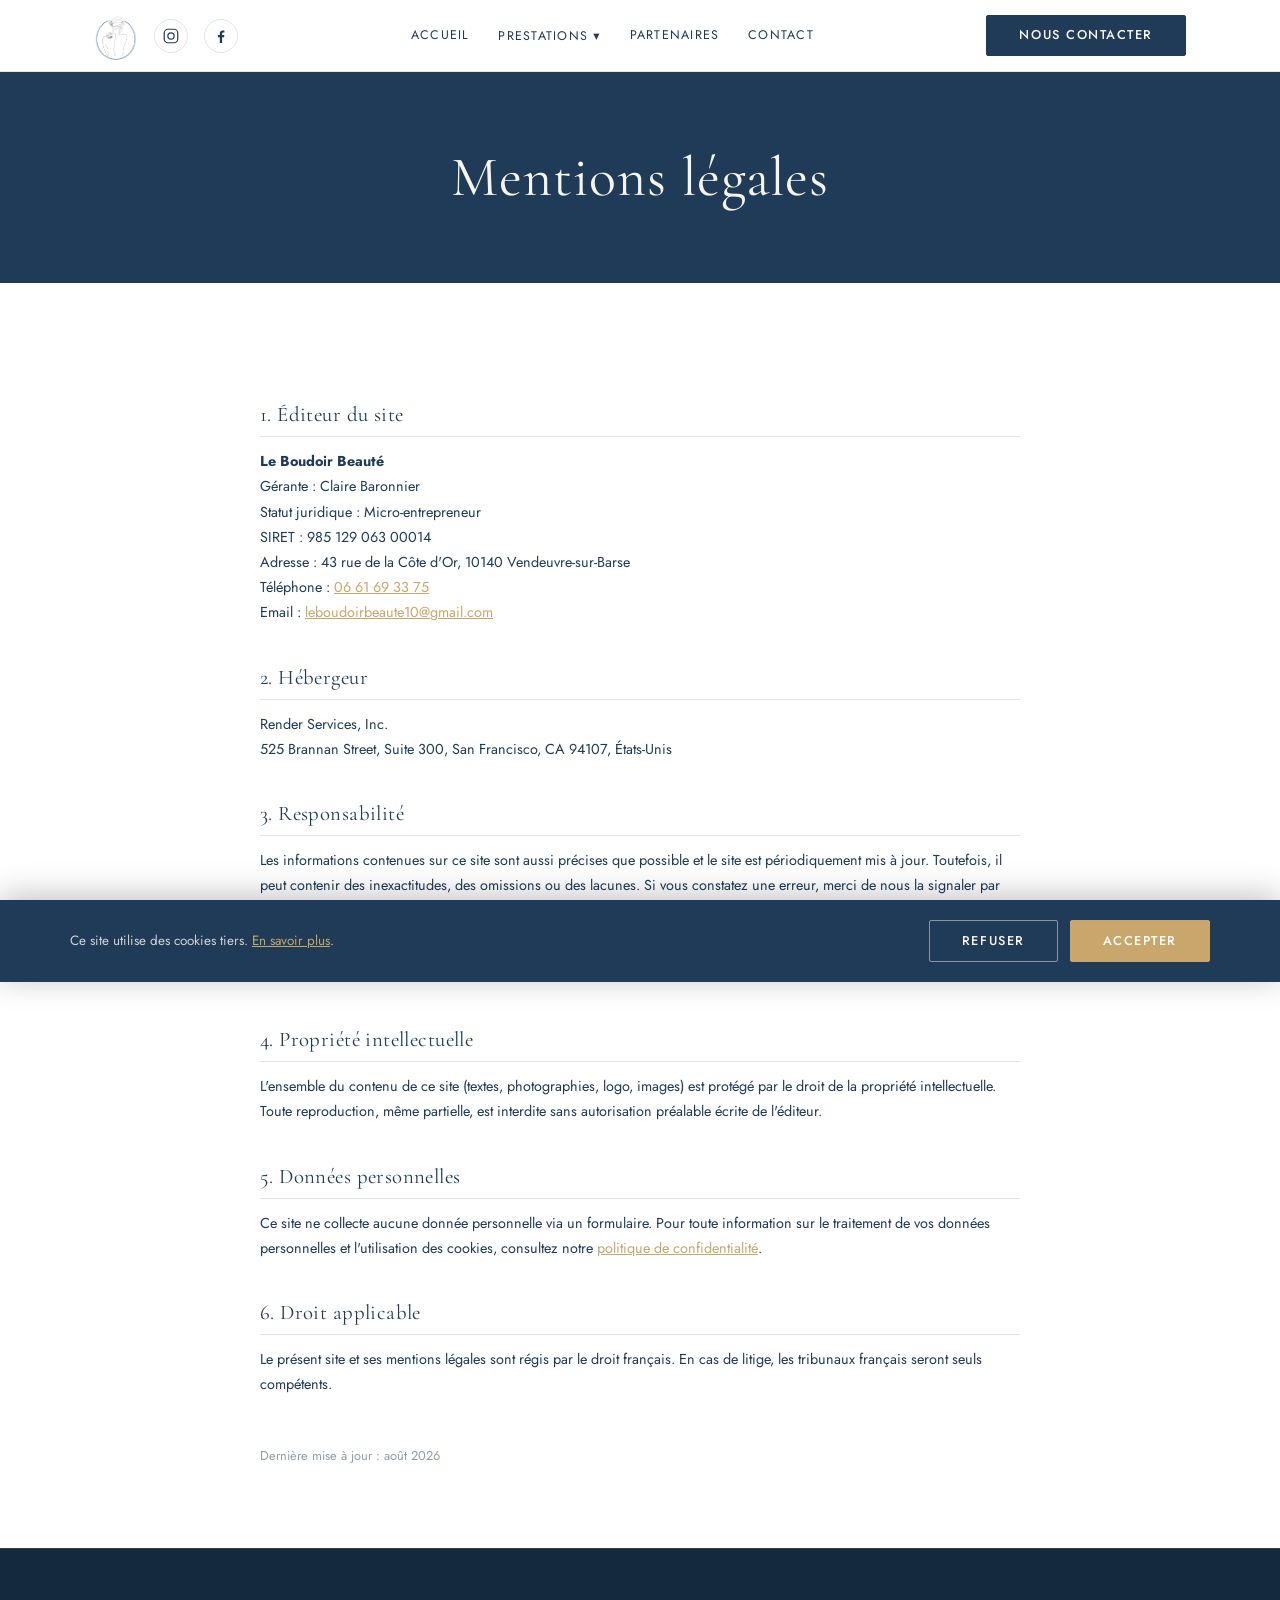
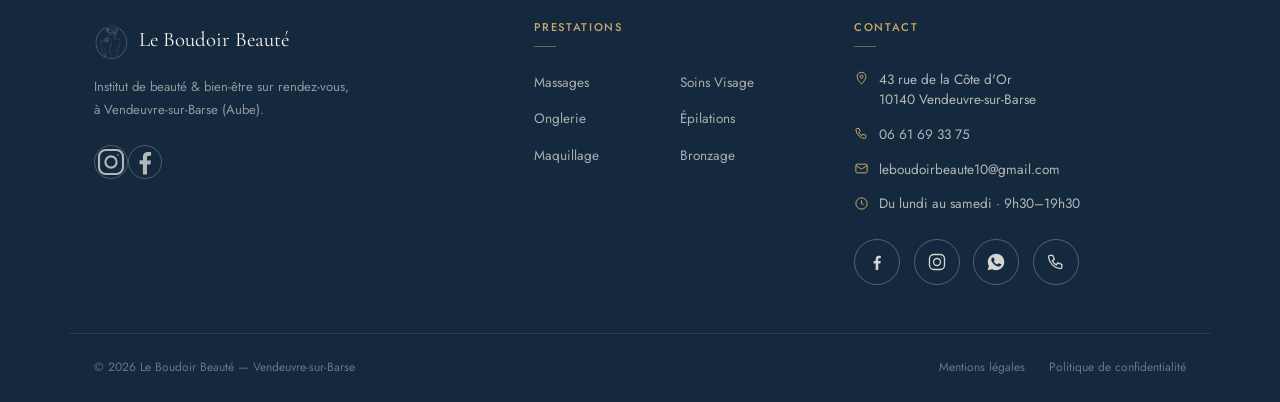
<file: mentions-legales.html>
<!DOCTYPE html>
<html lang="fr">
<head>
  <meta charset="UTF-8">
  <meta name="viewport" content="width=device-width, initial-scale=1.0">
  <meta name="robots" content="noindex, follow">
  <title>Mentions légales — Le Boudoir Beauté</title>
  <link rel="preconnect" href="https://fonts.googleapis.com">
  <link rel="preconnect" href="https://fonts.gstatic.com" crossorigin>
  <link href="https://fonts.googleapis.com/css2?family=Cormorant+Garamond:ital,wght@0,300;0,400;0,600;1,300;1,400&family=Jost:wght@300;400;500&display=swap" rel="stylesheet">
  <link rel="stylesheet" href="css/styles.css">
  <link rel="icon" type="image/png" href="assets/logo-icon.png">
</head>
<body>

<header class="site-header">
  <div class="nav-container">
    <a href="accueil.html" aria-label="Le Boudoir Beauté — Accueil">
      <img src="assets/logo-icon.png" alt="Logo Le Boudoir Beauté" class="nav-logo">
    </a>
    <a href="https://www.instagram.com/leboudoirbeaute10/" target="_blank" rel="noopener noreferrer" class="nav-instagram" aria-label="Instagram Le Boudoir Beauté"><svg width="18" height="18" viewBox="0 0 24 24" fill="none" stroke="currentColor" stroke-width="1.6" aria-hidden="true"><rect x="3" y="3" width="18" height="18" rx="5"/><circle cx="12" cy="12" r="4.2"/><circle cx="17.2" cy="6.8" r="0.6" fill="currentColor" stroke="none"/></svg></a>

    <a href="https://www.facebook.com/p/Le-Boudoir-Beaut%C3%A9-61556986289541/" target="_blank" rel="noopener noreferrer" class="nav-instagram" aria-label="Facebook Le Boudoir Beauté"><svg width="18" height="18" viewBox="0 0 24 24" aria-hidden="true"><path fill="currentColor" d="M13.5 21.5v-7.7h2.58l.39-3h-2.97V8.83c0-.87.24-1.46 1.49-1.46h1.59V4.7c-.27-.04-1.22-.12-2.31-.12-2.29 0-3.85 1.4-3.85 3.96v2.21H7.94v3h2.48v7.7h3.08z"/></svg></a>

    <nav aria-label="Navigation principale">
      <ul class="nav-links">
        <li><a href="accueil.html">Accueil</a></li>
        <li class="has-dropdown">
          <button class="dropdown-trigger" aria-expanded="false">Prestations ▾</button>
          <ul class="dropdown-menu">
            <li><a href="prestations/massages.html">Massages</a></li>
            <li><a href="prestations/soins-visage.html">Soins Visage</a></li>
            <li><a href="prestations/onglerie.html">Onglerie</a></li>
            <li><a href="prestations/epilations.html">Épilations</a></li>
            <li><a href="prestations/maquillage.html">Maquillage</a></li>
            <li><a href="prestations/bronzage.html">Bronzage</a></li>
          </ul>
        </li>
        <li><a href="partenaires.html">Partenaires</a></li>
        <li><a href="contact.html">Contact</a></li>
      </ul>
    </nav>
    <a href="contact.html" class="btn btn-primary nav-cta">Nous contacter</a>
    <button class="burger" aria-label="Ouvrir le menu" aria-expanded="false"><span></span><span></span><span></span></button>
  </div>
</header>

<nav class="mobile-nav" aria-label="Navigation mobile">
  <a href="accueil.html">Accueil</a>
  <button class="mobile-dropdown-trigger">Prestations</button>
  <ul class="mobile-sub">
    <li><a href="prestations/massages.html">Massages</a></li>
    <li><a href="prestations/soins-visage.html">Soins Visage</a></li>
    <li><a href="prestations/onglerie.html">Onglerie</a></li>
    <li><a href="prestations/epilations.html">Épilations</a></li>
    <li><a href="prestations/maquillage.html">Maquillage</a></li>
    <li><a href="prestations/bronzage.html">Bronzage</a></li>
  </ul>
  <a href="partenaires.html">Partenaires</a>
  <a href="contact.html">Contact</a>
  <a href="contact.html" class="btn btn-primary">Nous contacter</a>
</nav>

<div class="page-header">
  <h1>Mentions légales</h1>
</div>

<section class="section section--white">
  <div class="container">
    <div class="legal-content">

      <h2>1. Éditeur du site</h2>
      <p>
        <strong>Le Boudoir Beauté</strong><br>
        Gérante : Claire Baronnier<br>
        Statut juridique : Micro-entrepreneur<br>
        SIRET : 985 129 063 00014<br>
        Adresse : 43 rue de la Côte d'Or, 10140 Vendeuvre-sur-Barse<br>
        Téléphone : <a href="tel:0661693375">06 61 69 33 75</a><br>
        Email : <a href="mailto:leboudoirbeaute10@gmail.com">leboudoirbeaute10@gmail.com</a>
      </p>

      <h2>2. Hébergeur</h2>
      <p>
        Render Services, Inc.<br>
        525 Brannan Street, Suite 300, San Francisco, CA 94107, États-Unis
      </p>

      <h2>3. Responsabilité</h2>
      <p>
        Les informations contenues sur ce site sont aussi précises que possible et le site est périodiquement mis à jour. Toutefois, il peut contenir des inexactitudes, des omissions ou des lacunes. Si vous constatez une erreur, merci de nous la signaler par email.
      </p>
      <p>
        Le Boudoir Beauté ne peut être tenu responsable des dommages directs ou indirects causés au matériel de l'utilisateur lors de l'accès au site.
      </p>

      <h2>4. Propriété intellectuelle</h2>
      <p>
        L'ensemble du contenu de ce site (textes, photographies, logo, images) est protégé par le droit de la propriété intellectuelle. Toute reproduction, même partielle, est interdite sans autorisation préalable écrite de l'éditeur.
      </p>

      <h2>5. Données personnelles</h2>
      <p>
        Ce site ne collecte aucune donnée personnelle via un formulaire. Pour toute information sur le traitement de vos données personnelles et l'utilisation des cookies, consultez notre <a href="confidentialite.html">politique de confidentialité</a>.
      </p>

      <h2>6. Droit applicable</h2>
      <p>
        Le présent site et ses mentions légales sont régis par le droit français. En cas de litige, les tribunaux français seront seuls compétents.
      </p>

      <p style="margin-top:3rem; font-size:.8rem; color: rgba(31,59,87,.5);">
        Dernière mise à jour : août 2026
      </p>
    </div>
  </div>
</section>

<footer class="site-footer">
  <div class="footer-top">
    <div class="footer-brand">
      <div class="footer-brand-mark">
        <img src="assets/logo-icon.png" alt="" aria-hidden="true">
        <span class="footer-brand-name">Le Boudoir Beauté</span>
      </div>
      <p>Institut de beauté &amp; bien-être sur rendez-vous,<br>à Vendeuvre-sur-Barse (Aube).</p>
      <a href="https://www.instagram.com/leboudoirbeaute10/" target="_blank" rel="noopener noreferrer" class="footer-social" aria-label="Instagram Le Boudoir Beauté"><svg viewBox="0 0 24 24" fill="none" stroke="currentColor" stroke-width="1.6" aria-hidden="true"><rect x="3" y="3" width="18" height="18" rx="5"/><circle cx="12" cy="12" r="4.2"/><circle cx="17.2" cy="6.8" r="0.6" fill="currentColor" stroke="none"/></svg></a><a href="https://www.facebook.com/p/Le-Boudoir-Beaut%C3%A9-61556986289541/" target="_blank" rel="noopener noreferrer" class="footer-social" aria-label="Facebook Le Boudoir Beauté"><svg viewBox="0 0 24 24" aria-hidden="true"><path fill="currentColor" d="M13.5 21.5v-7.7h2.58l.39-3h-2.97V8.83c0-.87.24-1.46 1.49-1.46h1.59V4.7c-.27-.04-1.22-.12-2.31-.12-2.29 0-3.85 1.4-3.85 3.96v2.21H7.94v3h2.48v7.7h3.08z"/></svg></a>
    </div>
    <div class="footer-col">
      <h4>Prestations</h4>
      <ul class="footer-links-grid">
        <li><a href="prestations/massages.html">Massages</a></li>
        <li><a href="prestations/soins-visage.html">Soins Visage</a></li>
        <li><a href="prestations/onglerie.html">Onglerie</a></li>
        <li><a href="prestations/epilations.html">Épilations</a></li>
        <li><a href="prestations/maquillage.html">Maquillage</a></li>
        <li><a href="prestations/bronzage.html">Bronzage</a></li>
      </ul>
    </div>
    <div class="footer-col footer-contact">
      <h4>Contact</h4>
      <ul class="footer-contact-list">
        <li><svg viewBox="0 0 24 24" fill="none" stroke="currentColor" stroke-width="1.6" aria-hidden="true"><path d="M12 21s7-7.2 7-12a7 7 0 1 0-14 0c0 4.8 7 12 7 12z"/><circle cx="12" cy="9" r="2.4"/></svg><span>43 rue de la Côte d'Or<br>10140 Vendeuvre-sur-Barse</span></li>
        <li><svg viewBox="0 0 24 24" fill="none" stroke="currentColor" stroke-width="1.6" aria-hidden="true"><path d="M5 4h3l2 5-2.5 1.5a11 11 0 0 0 5 5L14 13l5 2v3a2 2 0 0 1-2 2A16 16 0 0 1 3 6a2 2 0 0 1 2-2z"/></svg><a href="tel:0661693375">06 61 69 33 75</a></li>
        <li><svg viewBox="0 0 24 24" fill="none" stroke="currentColor" stroke-width="1.6" aria-hidden="true"><rect x="3" y="5" width="18" height="14" rx="2"/><path d="M3 7l9 6 9-6"/></svg><a href="mailto:leboudoirbeaute10@gmail.com">leboudoirbeaute10@gmail.com</a></li>
        <li><svg viewBox="0 0 24 24" fill="none" stroke="currentColor" stroke-width="1.6" aria-hidden="true"><circle cx="12" cy="12" r="9"/><path d="M12 7v5l3.5 2"/></svg><span>Du lundi au samedi &middot; 9h30–19h30</span></li>
      </ul>
      <div class="channels-row">
        <a href="https://www.facebook.com/p/Le-Boudoir-Beaut%C3%A9-61556986289541/" target="_blank" rel="noopener noreferrer" class="channel-btn" aria-label="Facebook Le Boudoir Beauté"><svg viewBox="0 0 24 24" aria-hidden="true"><path fill="currentColor" d="M13.5 21.5v-7.7h2.58l.39-3h-2.97V8.83c0-.87.24-1.46 1.49-1.46h1.59V4.7c-.27-.04-1.22-.12-2.31-.12-2.29 0-3.85 1.4-3.85 3.96v2.21H7.94v3h2.48v7.7h3.08z"/></svg></a>
        <a href="https://www.instagram.com/leboudoirbeaute10/" target="_blank" rel="noopener noreferrer" class="channel-btn" aria-label="Instagram Le Boudoir Beauté"><svg viewBox="0 0 24 24" fill="none" stroke="currentColor" stroke-width="1.6" aria-hidden="true"><rect x="3" y="3" width="18" height="18" rx="5"/><circle cx="12" cy="12" r="4.2"/><circle cx="17.2" cy="6.8" r="0.6" fill="currentColor" stroke="none"/></svg></a>
        <a href="https://wa.me/33661693375" target="_blank" rel="noopener noreferrer" class="channel-btn" aria-label="WhatsApp Le Boudoir Beauté"><svg viewBox="0 0 24 24" aria-hidden="true"><path fill="currentColor" d="M12.04 2c-5.46 0-9.89 4.43-9.89 9.89 0 1.74.46 3.43 1.32 4.92L2 22l5.32-1.4a9.87 9.87 0 0 0 4.72 1.2h.004c5.46 0 9.89-4.43 9.89-9.89 0-2.64-1.03-5.12-2.9-6.99A9.82 9.82 0 0 0 12.04 2zm5.8 14.02c-.24.68-1.4 1.32-1.93 1.4-.5.08-1.12.11-1.8-.11-.42-.13-.96-.31-1.65-.6-2.9-1.25-4.79-4.17-4.94-4.36-.14-.2-1.18-1.57-1.18-3 0-1.42.75-2.12 1.02-2.41.27-.29.58-.36.78-.36.2 0 .39 0 .56.01.18.01.42-.07.66.5.24.58.83 2 .9 2.15.07.15.12.33.02.53-.1.2-.15.32-.3.49-.15.17-.31.38-.44.51-.15.15-.3.31-.13.6.17.3.76 1.25 1.63 2.02 1.12 1 2.06 1.31 2.36 1.46.3.15.47.13.65-.08.18-.2.75-.87.95-1.17.2-.3.4-.25.67-.15.28.1 1.75.83 2.05.98.3.15.5.22.57.35.08.13.08.75-.16 1.43z"/></svg></a>
        <a href="tel:0661693375" class="channel-btn" aria-label="Téléphone Le Boudoir Beauté"><svg viewBox="0 0 24 24" fill="none" stroke="currentColor" stroke-width="1.6" aria-hidden="true"><path d="M5 4h3l2 5-2.5 1.5a11 11 0 0 0 5 5L14 13l5 2v3a2 2 0 0 1-2 2A16 16 0 0 1 3 6a2 2 0 0 1 2-2z"/></svg></a>
      </div>
    </div>
  </div>
  <div class="footer-bottom">
    <p>&copy; 2026 Le Boudoir Beauté — Vendeuvre-sur-Barse</p>
    <nav class="footer-legal" aria-label="Liens légaux">
      <a href="mentions-legales.html">Mentions légales</a>
      <a href="confidentialite.html">Politique de confidentialité</a>
    </nav>
  </div>
</footer>

<div id="cookie-banner" role="dialog" aria-label="Consentement aux cookies">
  <div class="cookie-inner">
    <p class="cookie-text">Ce site utilise des cookies tiers. <a href="confidentialite.html">En savoir plus</a>.</p>
    <div class="cookie-actions">
      <button id="cookie-refuse" class="btn btn-outline-cream">Refuser</button>
      <button id="cookie-accept" class="btn btn-gold">Accepter</button>
    </div>
  </div>
</div>

<script src="js/main.js"></script>
</body>
</html>
</file>
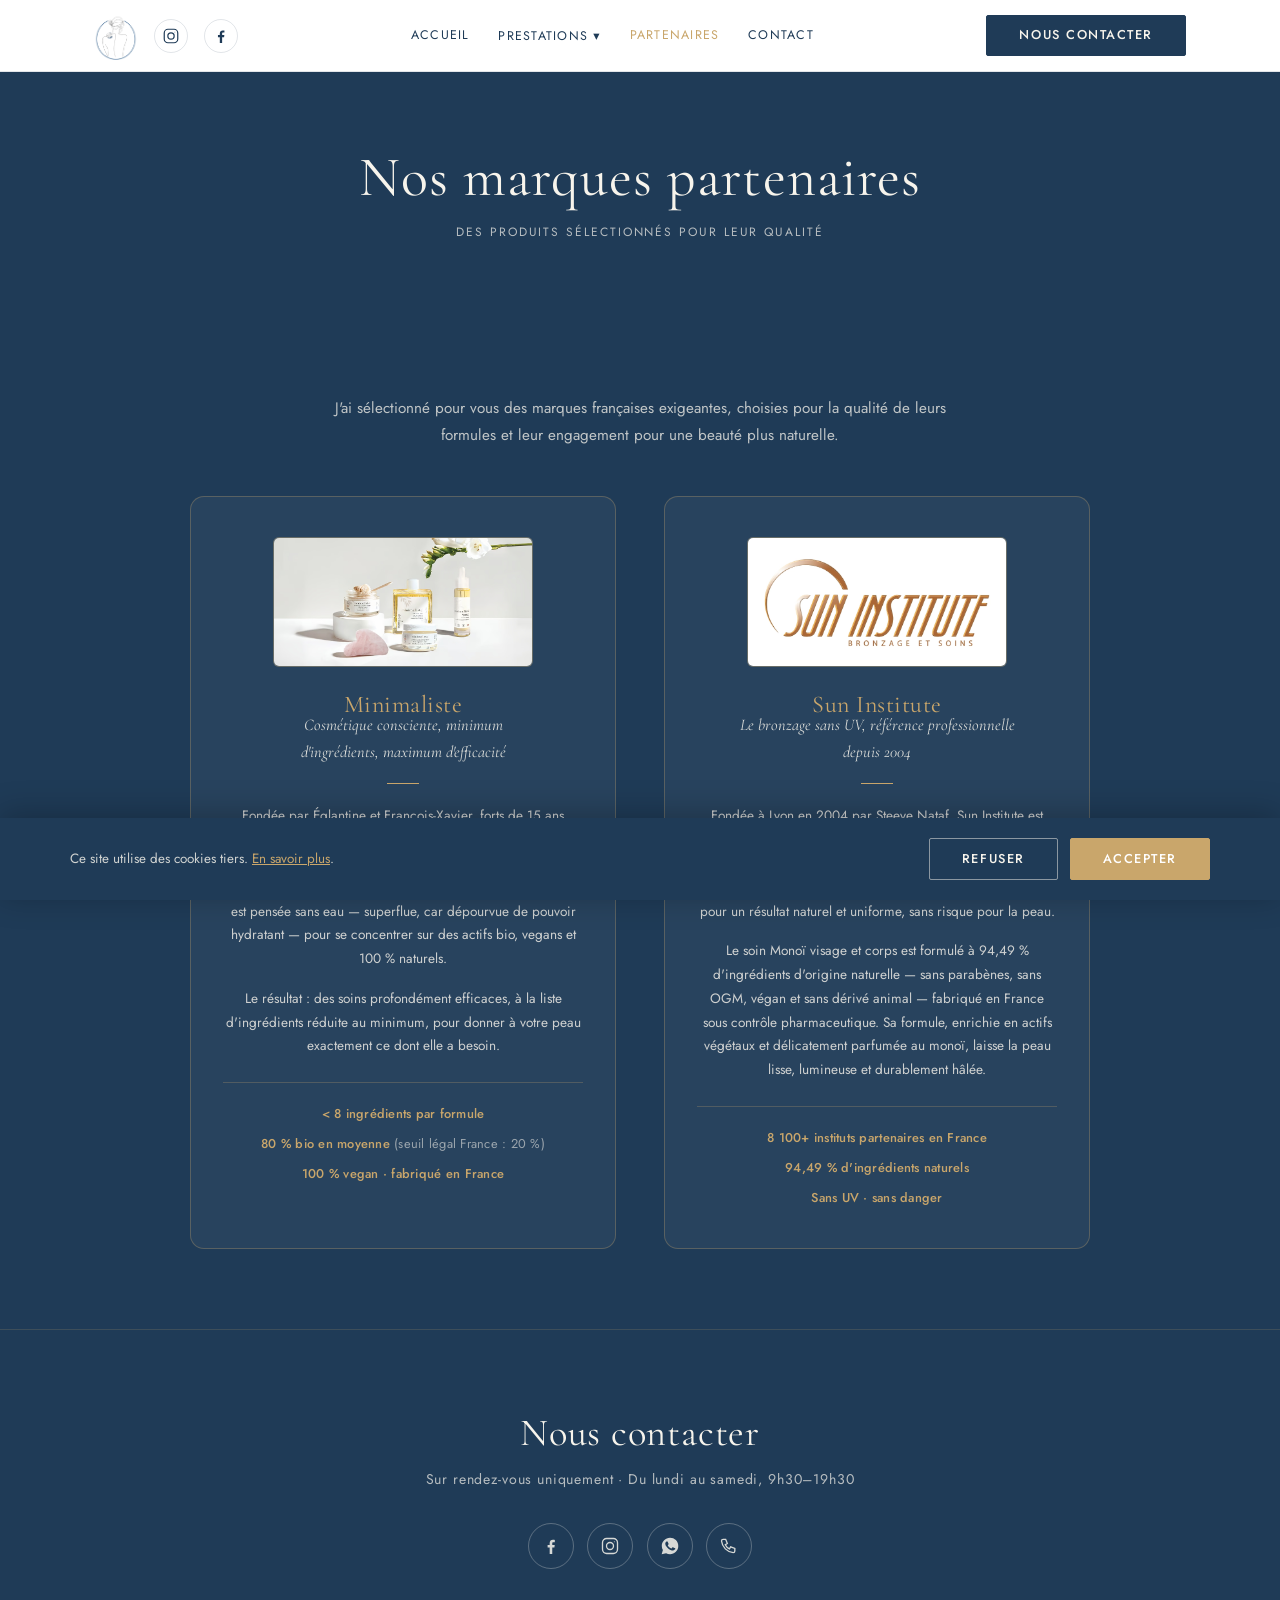
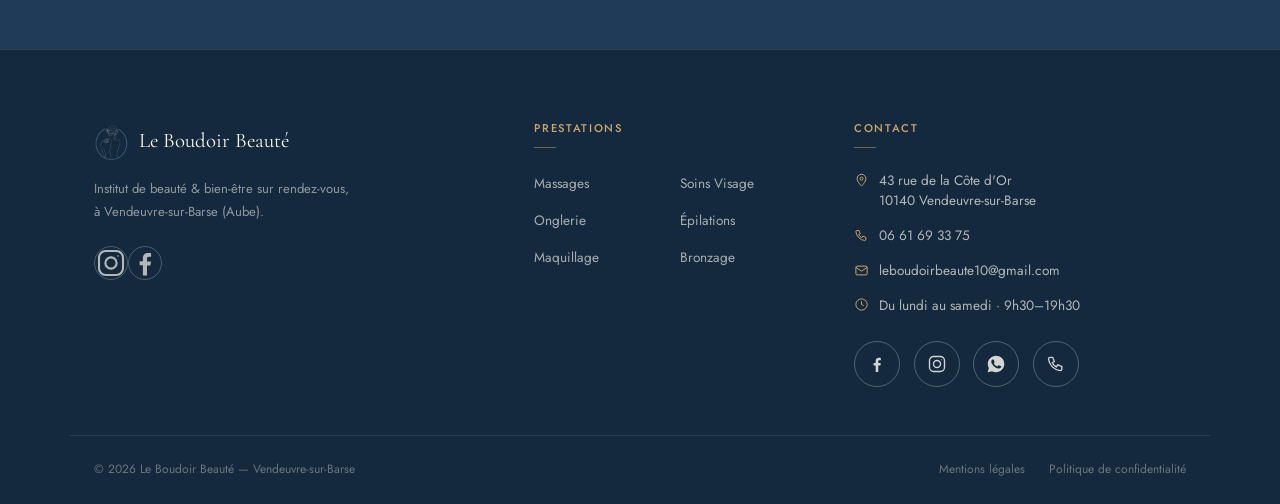
<file: partenaires.html>
<!DOCTYPE html>
<html lang="fr">
<head>
  <meta charset="UTF-8">
  <meta name="viewport" content="width=device-width, initial-scale=1.0">
  <meta name="description" content="Les marques partenaires du Boudoir Beauté à Vendeuvre-sur-Barse : Minimaliste (soins naturels et bio) et Sun Institute (bronzage sans UV n°1 en France).">
  <title>Marques partenaires — Le Boudoir Beauté | Vendeuvre-sur-Barse</title>
  <link rel="preconnect" href="https://fonts.googleapis.com">
  <link rel="preconnect" href="https://fonts.gstatic.com" crossorigin>
  <link href="https://fonts.googleapis.com/css2?family=Cormorant+Garamond:ital,wght@0,300;0,400;0,600;1,300;1,400&family=Jost:wght@300;400;500&display=swap" rel="stylesheet">
  <link rel="stylesheet" href="css/styles.css">
  <link rel="icon" type="image/png" href="assets/logo-icon.png">
</head>
<body>

<header class="site-header">
  <div class="nav-container">
    <a href="accueil.html" aria-label="Le Boudoir Beauté — Accueil">
      <img src="assets/logo-icon.png" alt="Logo Le Boudoir Beauté" class="nav-logo">
    </a>
    <a href="https://www.instagram.com/leboudoirbeaute10/" target="_blank" rel="noopener noreferrer" class="nav-instagram" aria-label="Instagram Le Boudoir Beauté"><svg width="18" height="18" viewBox="0 0 24 24" fill="none" stroke="currentColor" stroke-width="1.6" aria-hidden="true"><rect x="3" y="3" width="18" height="18" rx="5"/><circle cx="12" cy="12" r="4.2"/><circle cx="17.2" cy="6.8" r="0.6" fill="currentColor" stroke="none"/></svg></a>

    <a href="https://www.facebook.com/p/Le-Boudoir-Beaut%C3%A9-61556986289541/" target="_blank" rel="noopener noreferrer" class="nav-instagram" aria-label="Facebook Le Boudoir Beauté"><svg width="18" height="18" viewBox="0 0 24 24" aria-hidden="true"><path fill="currentColor" d="M13.5 21.5v-7.7h2.58l.39-3h-2.97V8.83c0-.87.24-1.46 1.49-1.46h1.59V4.7c-.27-.04-1.22-.12-2.31-.12-2.29 0-3.85 1.4-3.85 3.96v2.21H7.94v3h2.48v7.7h3.08z"/></svg></a>

    <nav aria-label="Navigation principale">
      <ul class="nav-links">
        <li><a href="accueil.html">Accueil</a></li>
        <li class="has-dropdown">
          <button class="dropdown-trigger" aria-expanded="false">Prestations ▾</button>
          <ul class="dropdown-menu">
            <li><a href="prestations/massages.html">Massages</a></li>
            <li><a href="prestations/soins-visage.html">Soins Visage</a></li>
            <li><a href="prestations/onglerie.html">Onglerie</a></li>
            <li><a href="prestations/epilations.html">Épilations</a></li>
            <li><a href="prestations/maquillage.html">Maquillage</a></li>
            <li><a href="prestations/bronzage.html">Bronzage</a></li>
          </ul>
        </li>
        <li><a href="partenaires.html">Partenaires</a></li>
        <li><a href="contact.html">Contact</a></li>
      </ul>
    </nav>
    <a href="contact.html" class="btn btn-primary nav-cta">Nous contacter</a>
    <button class="burger" aria-label="Ouvrir le menu" aria-expanded="false"><span></span><span></span><span></span></button>
  </div>
</header>

<nav class="mobile-nav" aria-label="Navigation mobile">
  <a href="accueil.html">Accueil</a>
  <button class="mobile-dropdown-trigger">Prestations</button>
  <ul class="mobile-sub">
    <li><a href="prestations/massages.html">Massages</a></li>
    <li><a href="prestations/soins-visage.html">Soins Visage</a></li>
    <li><a href="prestations/onglerie.html">Onglerie</a></li>
    <li><a href="prestations/epilations.html">Épilations</a></li>
    <li><a href="prestations/maquillage.html">Maquillage</a></li>
    <li><a href="prestations/bronzage.html">Bronzage</a></li>
  </ul>
  <a href="partenaires.html">Partenaires</a>
  <a href="contact.html">Contact</a>
  <a href="contact.html" class="btn btn-primary">Nous contacter</a>
</nav>

<div class="page-header">
  <h1>Nos marques partenaires</h1>
  <p>Des produits sélectionnés pour leur qualité</p>
</div>

<section class="section section--navy">
  <div class="container">
    <p class="partenaires-intro fade-in">J'ai sélectionné pour vous des marques françaises exigeantes, choisies pour la qualité de leurs formules et leur engagement pour une beauté plus naturelle.</p>

    <div class="marques-grid">
      <div class="marque-card fade-in">
        <img class="marque-photo" src="Image-basse/Marque-Partenaire/IMG_1758.jpg" alt="Produits Minimaliste">
        <h3 class="marque-name">Minimaliste</h3>
        <p class="marque-tagline">Cosmétique consciente, minimum d'ingrédients, maximum d'efficacité</p>
        <div class="marque-divider" aria-hidden="true"></div>
        <p class="marque-desc">Fondée par Églantine et François-Xavier, forts de 15&nbsp;ans d'expérience dans l'industrie cosmétique, Minimaliste réinvente le soin à partir d'un principe simple : moins d'ingrédients, mais choisis avec exigence. Chaque formule est pensée sans eau — superflue, car dépourvue de pouvoir hydratant — pour se concentrer sur des actifs bio, vegans et 100&nbsp;% naturels.</p>
        <p class="marque-desc">Le résultat : des soins profondément efficaces, à la liste d'ingrédients réduite au minimum, pour donner à votre peau exactement ce dont elle a besoin.</p>
        <ul class="marque-stats">
          <li>&lt; 8 ingrédients par formule</li>
          <li>80&nbsp;% bio en moyenne <span>(seuil légal France&nbsp;: 20&nbsp;%)</span></li>
          <li>100&nbsp;% vegan &middot; fabriqué en France</li>
        </ul>
      </div>
      <div class="marque-card fade-in">
        <img class="marque-photo" src="Image-basse/Marque-Partenaire/IMG_1767.webp" alt="Logo Sun Institute">
        <h3 class="marque-name">Sun Institute</h3>
        <p class="marque-tagline">Le bronzage sans UV, référence professionnelle depuis 2004</p>
        <div class="marque-divider" aria-hidden="true"></div>
        <p class="marque-desc">Fondée à Lyon en 2004 par Steeve Nataf, Sun Institute est aujourd'hui la référence n°1 du bronzage professionnel sans exposition aux UV, plébiscitée par plus de 8&nbsp;100 instituts et salons en France. Le soin est appliqué par micro-brumisation, pour un résultat naturel et uniforme, sans risque pour la peau.</p>
        <p class="marque-desc">Le soin Monoï visage et corps est formulé à 94,49&nbsp;% d'ingrédients d'origine naturelle — sans parabènes, sans OGM, végan et sans dérivé animal — fabriqué en France sous contrôle pharmaceutique. Sa formule, enrichie en actifs végétaux et délicatement parfumée au monoï, laisse la peau lisse, lumineuse et durablement hâlée.</p>
        <ul class="marque-stats">
          <li>8&nbsp;100+ instituts partenaires en France</li>
          <li>94,49&nbsp;% d'ingrédients naturels</li>
          <li>Sans UV &middot; sans danger</li>
        </ul>
      </div>
    </div>
  </div>
</section>

<section class="cta-section">
  <h2>Nous contacter</h2>
  <p>Sur rendez-vous uniquement · Du lundi au samedi, 9h30–19h30</p>
  <div class="channels-row">
    <a href="https://www.facebook.com/p/Le-Boudoir-Beaut%C3%A9-61556986289541/" target="_blank" rel="noopener noreferrer" class="channel-btn" aria-label="Facebook Le Boudoir Beauté"><svg viewBox="0 0 24 24" aria-hidden="true"><path fill="currentColor" d="M13.5 21.5v-7.7h2.58l.39-3h-2.97V8.83c0-.87.24-1.46 1.49-1.46h1.59V4.7c-.27-.04-1.22-.12-2.31-.12-2.29 0-3.85 1.4-3.85 3.96v2.21H7.94v3h2.48v7.7h3.08z"/></svg></a>
    <a href="https://www.instagram.com/leboudoirbeaute10/" target="_blank" rel="noopener noreferrer" class="channel-btn" aria-label="Instagram Le Boudoir Beauté"><svg viewBox="0 0 24 24" fill="none" stroke="currentColor" stroke-width="1.6" aria-hidden="true"><rect x="3" y="3" width="18" height="18" rx="5"/><circle cx="12" cy="12" r="4.2"/><circle cx="17.2" cy="6.8" r="0.6" fill="currentColor" stroke="none"/></svg></a>
    <a href="https://wa.me/33661693375" target="_blank" rel="noopener noreferrer" class="channel-btn" aria-label="WhatsApp Le Boudoir Beauté"><svg viewBox="0 0 24 24" aria-hidden="true"><path fill="currentColor" d="M12.04 2c-5.46 0-9.89 4.43-9.89 9.89 0 1.74.46 3.43 1.32 4.92L2 22l5.32-1.4a9.87 9.87 0 0 0 4.72 1.2h.004c5.46 0 9.89-4.43 9.89-9.89 0-2.64-1.03-5.12-2.9-6.99A9.82 9.82 0 0 0 12.04 2zm5.8 14.02c-.24.68-1.4 1.32-1.93 1.4-.5.08-1.12.11-1.8-.11-.42-.13-.96-.31-1.65-.6-2.9-1.25-4.79-4.17-4.94-4.36-.14-.2-1.18-1.57-1.18-3 0-1.42.75-2.12 1.02-2.41.27-.29.58-.36.78-.36.2 0 .39 0 .56.01.18.01.42-.07.66.5.24.58.83 2 .9 2.15.07.15.12.33.02.53-.1.2-.15.32-.3.49-.15.17-.31.38-.44.51-.15.15-.3.31-.13.6.17.3.76 1.25 1.63 2.02 1.12 1 2.06 1.31 2.36 1.46.3.15.47.13.65-.08.18-.2.75-.87.95-1.17.2-.3.4-.25.67-.15.28.1 1.75.83 2.05.98.3.15.5.22.57.35.08.13.08.75-.16 1.43z"/></svg></a>
    <a href="tel:0661693375" class="channel-btn" aria-label="Téléphone Le Boudoir Beauté"><svg viewBox="0 0 24 24" fill="none" stroke="currentColor" stroke-width="1.6" aria-hidden="true"><path d="M5 4h3l2 5-2.5 1.5a11 11 0 0 0 5 5L14 13l5 2v3a2 2 0 0 1-2 2A16 16 0 0 1 3 6a2 2 0 0 1 2-2z"/></svg></a>
  </div>
</section>

<footer class="site-footer">
  <div class="footer-top">
    <div class="footer-brand">
      <div class="footer-brand-mark">
        <img src="assets/logo-icon.png" alt="" aria-hidden="true">
        <span class="footer-brand-name">Le Boudoir Beauté</span>
      </div>
      <p>Institut de beauté &amp; bien-être sur rendez-vous,<br>à Vendeuvre-sur-Barse (Aube).</p>
      <a href="https://www.instagram.com/leboudoirbeaute10/" target="_blank" rel="noopener noreferrer" class="footer-social" aria-label="Instagram Le Boudoir Beauté"><svg viewBox="0 0 24 24" fill="none" stroke="currentColor" stroke-width="1.6" aria-hidden="true"><rect x="3" y="3" width="18" height="18" rx="5"/><circle cx="12" cy="12" r="4.2"/><circle cx="17.2" cy="6.8" r="0.6" fill="currentColor" stroke="none"/></svg></a><a href="https://www.facebook.com/p/Le-Boudoir-Beaut%C3%A9-61556986289541/" target="_blank" rel="noopener noreferrer" class="footer-social" aria-label="Facebook Le Boudoir Beauté"><svg viewBox="0 0 24 24" aria-hidden="true"><path fill="currentColor" d="M13.5 21.5v-7.7h2.58l.39-3h-2.97V8.83c0-.87.24-1.46 1.49-1.46h1.59V4.7c-.27-.04-1.22-.12-2.31-.12-2.29 0-3.85 1.4-3.85 3.96v2.21H7.94v3h2.48v7.7h3.08z"/></svg></a>
    </div>
    <div class="footer-col">
      <h4>Prestations</h4>
      <ul class="footer-links-grid">
        <li><a href="prestations/massages.html">Massages</a></li>
        <li><a href="prestations/soins-visage.html">Soins Visage</a></li>
        <li><a href="prestations/onglerie.html">Onglerie</a></li>
        <li><a href="prestations/epilations.html">Épilations</a></li>
        <li><a href="prestations/maquillage.html">Maquillage</a></li>
        <li><a href="prestations/bronzage.html">Bronzage</a></li>
      </ul>
    </div>
    <div class="footer-col footer-contact">
      <h4>Contact</h4>
      <ul class="footer-contact-list">
        <li><svg viewBox="0 0 24 24" fill="none" stroke="currentColor" stroke-width="1.6" aria-hidden="true"><path d="M12 21s7-7.2 7-12a7 7 0 1 0-14 0c0 4.8 7 12 7 12z"/><circle cx="12" cy="9" r="2.4"/></svg><span>43 rue de la Côte d'Or<br>10140 Vendeuvre-sur-Barse</span></li>
        <li><svg viewBox="0 0 24 24" fill="none" stroke="currentColor" stroke-width="1.6" aria-hidden="true"><path d="M5 4h3l2 5-2.5 1.5a11 11 0 0 0 5 5L14 13l5 2v3a2 2 0 0 1-2 2A16 16 0 0 1 3 6a2 2 0 0 1 2-2z"/></svg><a href="tel:0661693375">06 61 69 33 75</a></li>
        <li><svg viewBox="0 0 24 24" fill="none" stroke="currentColor" stroke-width="1.6" aria-hidden="true"><rect x="3" y="5" width="18" height="14" rx="2"/><path d="M3 7l9 6 9-6"/></svg><a href="mailto:leboudoirbeaute10@gmail.com">leboudoirbeaute10@gmail.com</a></li>
        <li><svg viewBox="0 0 24 24" fill="none" stroke="currentColor" stroke-width="1.6" aria-hidden="true"><circle cx="12" cy="12" r="9"/><path d="M12 7v5l3.5 2"/></svg><span>Du lundi au samedi &middot; 9h30–19h30</span></li>
      </ul>
      <div class="channels-row">
        <a href="https://www.facebook.com/p/Le-Boudoir-Beaut%C3%A9-61556986289541/" target="_blank" rel="noopener noreferrer" class="channel-btn" aria-label="Facebook Le Boudoir Beauté"><svg viewBox="0 0 24 24" aria-hidden="true"><path fill="currentColor" d="M13.5 21.5v-7.7h2.58l.39-3h-2.97V8.83c0-.87.24-1.46 1.49-1.46h1.59V4.7c-.27-.04-1.22-.12-2.31-.12-2.29 0-3.85 1.4-3.85 3.96v2.21H7.94v3h2.48v7.7h3.08z"/></svg></a>
        <a href="https://www.instagram.com/leboudoirbeaute10/" target="_blank" rel="noopener noreferrer" class="channel-btn" aria-label="Instagram Le Boudoir Beauté"><svg viewBox="0 0 24 24" fill="none" stroke="currentColor" stroke-width="1.6" aria-hidden="true"><rect x="3" y="3" width="18" height="18" rx="5"/><circle cx="12" cy="12" r="4.2"/><circle cx="17.2" cy="6.8" r="0.6" fill="currentColor" stroke="none"/></svg></a>
        <a href="https://wa.me/33661693375" target="_blank" rel="noopener noreferrer" class="channel-btn" aria-label="WhatsApp Le Boudoir Beauté"><svg viewBox="0 0 24 24" aria-hidden="true"><path fill="currentColor" d="M12.04 2c-5.46 0-9.89 4.43-9.89 9.89 0 1.74.46 3.43 1.32 4.92L2 22l5.32-1.4a9.87 9.87 0 0 0 4.72 1.2h.004c5.46 0 9.89-4.43 9.89-9.89 0-2.64-1.03-5.12-2.9-6.99A9.82 9.82 0 0 0 12.04 2zm5.8 14.02c-.24.68-1.4 1.32-1.93 1.4-.5.08-1.12.11-1.8-.11-.42-.13-.96-.31-1.65-.6-2.9-1.25-4.79-4.17-4.94-4.36-.14-.2-1.18-1.57-1.18-3 0-1.42.75-2.12 1.02-2.41.27-.29.58-.36.78-.36.2 0 .39 0 .56.01.18.01.42-.07.66.5.24.58.83 2 .9 2.15.07.15.12.33.02.53-.1.2-.15.32-.3.49-.15.17-.31.38-.44.51-.15.15-.3.31-.13.6.17.3.76 1.25 1.63 2.02 1.12 1 2.06 1.31 2.36 1.46.3.15.47.13.65-.08.18-.2.75-.87.95-1.17.2-.3.4-.25.67-.15.28.1 1.75.83 2.05.98.3.15.5.22.57.35.08.13.08.75-.16 1.43z"/></svg></a>
        <a href="tel:0661693375" class="channel-btn" aria-label="Téléphone Le Boudoir Beauté"><svg viewBox="0 0 24 24" fill="none" stroke="currentColor" stroke-width="1.6" aria-hidden="true"><path d="M5 4h3l2 5-2.5 1.5a11 11 0 0 0 5 5L14 13l5 2v3a2 2 0 0 1-2 2A16 16 0 0 1 3 6a2 2 0 0 1 2-2z"/></svg></a>
      </div>
    </div>
  </div>
  <div class="footer-bottom">
    <p>&copy; 2026 Le Boudoir Beauté — Vendeuvre-sur-Barse</p>
    <nav class="footer-legal" aria-label="Liens légaux">
      <a href="mentions-legales.html">Mentions légales</a>
      <a href="confidentialite.html">Politique de confidentialité</a>
    </nav>
  </div>
</footer>

<div id="cookie-banner" role="dialog" aria-label="Consentement aux cookies">
  <div class="cookie-inner">
    <p class="cookie-text">Ce site utilise des cookies tiers. <a href="confidentialite.html">En savoir plus</a>.</p>
    <div class="cookie-actions">
      <button id="cookie-refuse" class="btn btn-outline-cream">Refuser</button>
      <button id="cookie-accept" class="btn btn-gold">Accepter</button>
    </div>
  </div>
</div>

<script src="js/main.js"></script>
</body>
</html>
</file>
<file: css/styles.css>
/* =============================================
   LE BOUDOIR BEAUTÉ — styles.css
   ============================================= */

/* ---- Variables & Reset ---- */
:root {
  --navy:       #1F3B57;
  --navy-deep:  #14293D;
  --gold:       #C9A66B;
  --cream:      #F7F4EC;
  --white:      #FFFFFF;
  --border:     rgba(31, 59, 87, 0.13);
  --shadow:     0 2px 24px rgba(31, 59, 87, 0.08);
  --font-serif: 'Cormorant Garamond', Georgia, serif;
  --font-sans:  'Jost', system-ui, sans-serif;
  --ease:       0.3s ease;
  --max-w:      1140px;
  --header-h:   72px;
}

*, *::before, *::after { box-sizing: border-box; margin: 0; padding: 0; }
html { scroll-behavior: smooth; font-size: 16px; }
body {
  font-family: var(--font-sans);
  color: var(--navy);
  background: var(--cream);
  line-height: 1.65;
  -webkit-font-smoothing: antialiased;
}
img { max-width: 100%; height: auto; display: block; }
a   { color: inherit; text-decoration: none; }
ul, ol { list-style: none; }
p  { margin-bottom: 1em; }
p:last-child { margin-bottom: 0; }

/* ---- Typography ---- */
h1, h2, h3, h4 {
  font-family: var(--font-serif);
  font-weight: 400;
  line-height: 1.2;
  letter-spacing: 0.02em;
}
h1 { font-size: clamp(2rem,   5vw, 3.5rem); }
h2 { font-size: clamp(1.6rem, 3.5vw, 2.4rem); }
h3 { font-size: clamp(1.2rem, 2.5vw, 1.7rem); }

/* ---- Utilities ---- */
.container {
  max-width: var(--max-w);
  margin: 0 auto;
  padding: 0 1.5rem;
}
.section         { padding: 5rem 0; }
.section--white  { background: var(--white); }
.section--navy   { background: var(--navy); color: var(--cream); }
.section--cream  { background: var(--cream); }

.section-subtitle {
  text-align: center;
  font-size: 0.75rem;
  font-weight: 500;
  letter-spacing: 0.18em;
  text-transform: uppercase;
  color: var(--gold);
  margin-bottom: 0.5rem;
}
.section-title {
  text-align: center;
  color: var(--navy);
  margin-bottom: 0;
}
.section--navy .section-title { color: var(--cream); }

.divider {
  width: 3rem;
  height: 1px;
  background: var(--gold);
  margin: 1.25rem auto 3rem;
}

/* ---- Buttons ---- */
.btn {
  display: inline-block;
  padding: .85rem 2rem;
  font-family: var(--font-sans);
  font-size: .8rem;
  font-weight: 500;
  letter-spacing: .12em;
  text-transform: uppercase;
  cursor: pointer;
  transition: var(--ease);
  border: 1.5px solid transparent;
  border-radius: 2px;
  line-height: 1;
  text-align: center;
  white-space: nowrap;
}
.btn-primary         { background: var(--navy);  color: var(--cream); border-color: var(--navy);  }
.btn-primary:hover   { background: #2a4f75;      border-color: #2a4f75;                           }
.btn-outline         { background: transparent;   color: var(--navy);  border-color: var(--navy);  }
.btn-outline:hover   { background: var(--navy);   color: var(--cream);                             }
.btn-outline-cream   { background: transparent;   color: var(--cream); border-color: rgba(247,244,236,.5); }
.btn-outline-cream:hover { background: var(--cream); color: var(--navy); border-color: var(--cream); }
.btn-gold            { background: var(--gold);   color: var(--white); border-color: var(--gold);  }
.btn-gold:hover      { background: #b8924f;       border-color: #b8924f;                           }

/* ---- Header / Nav ---- */
.site-header {
  position: sticky;
  top: 0;
  z-index: 1000;
  background: var(--white);
  border-bottom: 1px solid var(--border);
  height: var(--header-h);
}
.nav-container {
  display: flex;
  align-items: center;
  justify-content: space-between;
  height: 100%;
  max-width: var(--max-w);
  margin: 0 auto;
  padding: 0 1.5rem;
  gap: 1rem;
}
.nav-logo { height: 48px; width: auto; }

.nav-instagram {
  display: flex;
  align-items: center;
  justify-content: center;
  width: 34px;
  height: 34px;
  color: var(--navy);
  border: 1px solid var(--border);
  border-radius: 50%;
  flex-shrink: 0;
  transition: var(--ease);
}
.nav-instagram:hover { background: var(--navy); color: var(--cream); border-color: var(--navy); }

.nav-container nav[aria-label="Navigation principale"] {
  flex: 1;
  display: flex;
  justify-content: center;
}

.nav-links {
  display: flex;
  align-items: center;
  gap: 0;
  flex: 1;
  justify-content: center;
}
.nav-links > li > a,
.nav-links > li > .dropdown-trigger {
  display: block;
  padding: .5rem .9rem;
  font-size: .78rem;
  font-weight: 400;
  letter-spacing: .1em;
  text-transform: uppercase;
  color: var(--navy);
  background: none;
  border: none;
  cursor: pointer;
  font-family: var(--font-sans);
  transition: color var(--ease);
}
.nav-links > li > a:hover,
.nav-links > li > .dropdown-trigger:hover,
.nav-links > li > a.active { color: var(--gold); }

/* Dropdown */
.has-dropdown {
  position: relative;
  /* padding+negative margin extends the hoverable area down to the menu,
     so the mouse never leaves ".has-dropdown" while sliding from the
     trigger into the menu — no gap where :hover would drop */
  padding-bottom: 8px;
  margin-bottom: -8px;
}
.dropdown-menu {
  display: none;
  position: absolute;
  top: 100%;
  left: 50%;
  transform: translateX(-50%);
  background: var(--white);
  border: 1px solid var(--border);
  min-width: 200px;
  box-shadow: var(--shadow);
  z-index: 200;
  padding: .4rem 0;
}
.has-dropdown:hover .dropdown-menu,
.has-dropdown.open  .dropdown-menu { display: block; }
.dropdown-menu li a {
  display: block;
  padding: .6rem 1.25rem;
  font-size: .78rem;
  letter-spacing: .06em;
  transition: background var(--ease), color var(--ease);
}
.dropdown-menu li a:hover { background: var(--cream); color: var(--gold); }

/* Burger */
.burger {
  display: none;
  flex-direction: column;
  gap: 5px;
  background: none;
  border: none;
  cursor: pointer;
  padding: .5rem;
  z-index: 1100;
}
.burger span {
  display: block;
  width: 24px;
  height: 1.5px;
  background: var(--navy);
  transition: var(--ease);
  transform-origin: center;
}
.burger.open span:nth-child(1) { transform: translateY(6.5px) rotate(45deg);  }
.burger.open span:nth-child(2) { opacity: 0;                                    }
.burger.open span:nth-child(3) { transform: translateY(-6.5px) rotate(-45deg); }

/* Mobile nav */
.mobile-nav {
  display: none;
  position: fixed;
  top: var(--header-h);
  left: 0; right: 0; bottom: 0;
  background: var(--white);
  z-index: 999;
  overflow-y: auto;
  padding: 1.5rem;
  flex-direction: column;
}
.mobile-nav.open { display: flex; }
.mobile-nav > a,
.mobile-nav > .mobile-dropdown-trigger {
  display: block;
  padding: 1rem 0;
  font-size: 1.2rem;
  font-family: var(--font-serif);
  color: var(--navy);
  border-bottom: 1px solid var(--border);
  background: none;
  border-left: none; border-right: none; border-top: none;
  width: 100%;
  text-align: left;
  cursor: pointer;
  letter-spacing: .04em;
}
.mobile-sub { display: none; padding-left: 1rem; }
.mobile-sub.open { display: block; }
.mobile-sub li a {
  display: block;
  padding: .6rem 0;
  font-size: .9rem;
  font-family: var(--font-sans);
  color: var(--navy);
  border-bottom: 1px solid rgba(31,59,87,.06);
  letter-spacing: .04em;
}
.mobile-nav .btn { margin-top: 2rem; width: 100%; }

/* ---- Hero Accueil ---- */
.hero {
  position: relative;
  height: calc(85vh - var(--header-h));
  min-height: 480px;
  overflow: hidden;
  display: flex;
  align-items: center;
  justify-content: center;
  text-align: center;
  background: var(--cream);
}
.hero-photo-bg {
  position: absolute;
  inset: 0;
  background-image: url('../Image-basse/Charte/IMG_1755.jpg');
  background-size: cover;
  background-position: center 72%;
  opacity: 0.24;
  pointer-events: none;
}
.hero-watermark {
  position: absolute;
  top: 50%;
  left: 50%;
  width: 380px;
  height: 380px;
  max-width: 62vw;
  max-height: 62vw;
  transform: translate(-50%, -50%);
  background-image: url('../assets/logo-icon.png');
  background-size: contain;
  background-position: center;
  background-repeat: no-repeat;
  opacity: 0.14;
  pointer-events: none;
}
.hero-content {
  position: relative;
  z-index: 1;
  padding: 2rem 1.5rem;
  max-width: 680px;
}
.hero-tagline {
  font-size: .75rem;
  letter-spacing: .22em;
  text-transform: uppercase;
  color: var(--gold);
  margin-bottom: .75rem;
}
.hero-title {
  font-size: clamp(2.2rem, 6vw, 4.2rem);
  color: var(--navy);
  margin-bottom: .5rem;
}
.hero-location {
  font-size: .82rem;
  letter-spacing: .1em;
  color: rgba(31,59,87,.6);
  margin-bottom: 2.5rem;
}
.scroll-line {
  position: absolute;
  bottom: 2rem;
  left: 50%;
  transform: translateX(-50%);
  width: 1px;
  height: 3rem;
  background: linear-gradient(to bottom, rgba(31,59,87,.4), transparent);
  animation: scrollDrop 2s ease-in-out infinite;
}
@keyframes scrollDrop {
  0%   { opacity: 0; transform: translateX(-50%) scaleY(0); transform-origin: top; }
  50%  { opacity: 1; transform: translateX(-50%) scaleY(1); transform-origin: top; }
  100% { opacity: 0; transform: translateX(-50%) scaleY(1); transform-origin: bottom; }
}

/* ---- Hero Prestation (avec scroll-fade) ---- */
.hero-prestation {
  position: relative;
  height: 58vh;
  min-height: 320px;
  overflow: hidden;
  background: var(--navy);
}
.hero-prestation-bg {
  position: absolute;
  inset: 0;
  background-size: cover;
  background-position: center;
  will-change: opacity;
}
.hero-prestation-bg::after {
  content: '';
  position: absolute;
  inset: 0;
  background: rgba(20,38,57,.3);
}
.hero-prestation-title {
  position: absolute;
  inset: 0;
  display: flex;
  flex-direction: column;
  align-items: center;
  justify-content: center;
  z-index: 1;
  text-align: center;
  padding: 1.5rem;
  color: var(--white);
}
.hero-prestation-title h1  { color: var(--white); text-shadow: 0 1px 12px rgba(0,0,0,.35); }
.hero-prestation-title p   {
  color: rgba(255,255,255,.8);
  font-size: .75rem;
  letter-spacing: .16em;
  text-transform: uppercase;
  margin-top: .75rem;
  margin-bottom: 0;
}

/* Page header sans photo */
.page-header {
  background: var(--navy);
  padding: 4.5rem 1.5rem;
  text-align: center;
  color: var(--cream);
}
.page-header h1 { color: var(--cream); }
.page-header p  {
  color: rgba(247,244,236,.7);
  font-size: .75rem;
  letter-spacing: .16em;
  text-transform: uppercase;
  margin-top: .75rem;
  margin-bottom: 0;
}

/* ---- Bio ---- */
.bio-grid {
  display: grid;
  grid-template-columns: 300px 1fr;
  gap: 3rem;
  align-items: center;
  max-width: 900px;
  margin: 0 auto;
}
.bio-photo { position: relative; }
.bio-photo::before {
  content: '';
  position: absolute;
  top: -1rem; left: -1rem;
  width: 100%;
  height: 100%;
  border: 1px solid var(--gold);
  z-index: 0;
}
.bio-photo-placeholder,
.bio-photo img {
  position: relative;
  z-index: 1;
  width: 100%;
  aspect-ratio: 4/5;
  object-fit: cover;
}
.bio-photo-placeholder {
  display: flex;
  align-items: center;
  justify-content: center;
  background: var(--navy);
  color: var(--gold);
  font-family: var(--font-serif);
  font-size: 4.5rem;
}
.bio-text { text-align: left; }
.bio-lead {
  font-family: var(--font-serif);
  font-style: italic;
  font-size: 1.35rem;
  line-height: 1.5;
  color: var(--gold);
  margin-bottom: 1.25rem;
}
.bio-text p { font-size: 1rem; line-height: 1.85; }
.bio-tags {
  display: flex;
  flex-wrap: wrap;
  gap: .6rem;
  list-style: none;
  padding: 0;
  margin: 1.5rem 0 0;
}
.bio-tags a {
  display: inline-block;
  font-size: .78rem;
  letter-spacing: .03em;
  color: var(--navy);
  border: 1px solid rgba(31,59,87,.25);
  padding: .4rem .95rem;
  border-radius: 999px;
  text-decoration: none;
  transition: background .2s, color .2s, border-color .2s;
}
.bio-tags a:hover {
  background: var(--navy);
  color: var(--cream);
  border-color: var(--navy);
}

/* ---- Règlement ---- */
.reglement-list {
  display: flex;
  flex-direction: column;
  gap: 1rem;
  max-width: 720px;
  margin: 0 auto;
}
.reglement-item {
  display: flex;
  gap: 1rem;
  align-items: flex-start;
  padding: 1.25rem 1.5rem;
  background: var(--white);
  border-left: 3px solid var(--gold);
  box-shadow: var(--shadow);
}
.reglement-icon { font-size: 1.35rem; flex-shrink: 0; margin-top: .1rem; line-height: 1; }
.reglement-text { font-size: .9rem; line-height: 1.65; margin: 0; }
.reglement-merci {
  text-align: center;
  margin-top: 2rem;
  font-style: italic;
  color: var(--gold);
  font-family: var(--font-serif);
  font-size: 1.15rem;
}

/* ---- Marques partenaires ---- */
.partenaires-intro {
  text-align: center;
  max-width: 620px;
  margin: 0 auto 3rem;
  color: rgba(247,244,236,.75);
  font-size: .95rem;
  line-height: 1.75;
}
.marques-grid {
  display: grid;
  grid-template-columns: 1fr 1fr;
  gap: 3rem;
  max-width: 900px;
  margin: 0 auto;
}
.marque-card {
  display: flex;
  flex-direction: column;
  align-items: center;
  text-align: center;
  background: rgba(255,255,255,.045);
  border: 1px solid rgba(201,166,107,.3);
  border-radius: 14px;
  padding: 2.5rem 2rem;
}
.marque-tagline {
  font-family: var(--font-serif);
  font-style: italic;
  font-size: 1.02rem;
  color: rgba(247,244,236,.85);
  margin: -0.5rem 0 0;
  max-width: 280px;
}
.marque-stats {
  display: flex;
  flex-direction: column;
  gap: .55rem;
  list-style: none;
  padding: 0;
  margin: 1.5rem 0 0;
  width: 100%;
  border-top: 1px solid rgba(201,166,107,.25);
  padding-top: 1.25rem;
}
.marque-stats li {
  font-size: .8rem;
  letter-spacing: .02em;
  color: var(--gold);
  font-weight: 500;
}
.marque-stats li span {
  color: rgba(247,244,236,.55);
  font-weight: 400;
}

/* ---- Atelier / espace de travail (mise en avant distincte) ---- */
.atelier-feature {
  display: grid;
  grid-template-columns: 320px 1fr;
  gap: 3rem;
  align-items: center;
  max-width: 820px;
  margin: 0 auto;
}
.atelier-photo {
  width: 100%;
  aspect-ratio: 4/3;
  object-fit: cover;
  border-radius: 8px;
  border: 1px solid rgba(201,166,107,.35);
}
.atelier-text { text-align: left; }
.atelier-text h3 { margin: .25rem 0 0; }
.atelier-text p { opacity: .8; font-size: .92rem; line-height: 1.75; margin-top: 1.1rem; }

@media (max-width: 720px) {
  .atelier-feature { grid-template-columns: 1fr; text-align: center; max-width: 420px; }
  .atelier-text { text-align: center; }
  .atelier-text .section-subtitle { text-align: center; }
  .atelier-text .marque-divider { margin: 1.1rem auto 1.25rem; }
}
.marque-photo {
  width: 100%;
  max-width: 260px;
  aspect-ratio: 2 / 1;
  object-fit: cover;
  background: rgba(255,255,255,.06);
  border: 1px solid rgba(201,166,107,.35);
  border-radius: 6px;
  margin-bottom: 1.5rem;
}
.marque-name {
  font-family: var(--font-serif);
  font-size: 1.5rem;
  color: var(--gold);
  margin-bottom: 0;
  text-align: center;
}
.marque-divider {
  width: 2rem;
  height: 1px;
  background: var(--gold);
  margin: 1.1rem 0 1.25rem;
}
.marque-desc {
  font-size: .85rem;
  line-height: 1.75;
  color: rgba(247,244,236,.8);
  margin: 0 0 1rem;
  max-width: 380px;
}
.marque-desc:last-of-type { margin-bottom: 0; }

/* ---- Bons cadeaux ---- */
.bons-inner { max-width: 680px; margin: 0 auto; text-align: center; }
.bons-main {
  font-family: var(--font-serif);
  font-style: italic;
  font-size: 1.2rem;
  line-height: 1.7;
  margin-bottom: 1.5rem;
}
.bons-video {
  margin-bottom: 2rem;
  border-radius: 10px;
  overflow: hidden;
  box-shadow: var(--shadow);
}
.bons-video video { width: 100%; display: block; max-height: 480px; background: var(--navy); }

/* ---- Vidéos (pages prestations) ---- */
.video-grid {
  display: grid;
  grid-template-columns: repeat(auto-fit, minmax(280px, 1fr));
  gap: 1.5rem;
  max-width: 900px;
  margin: 0 auto;
}
.video-item {
  border-radius: 10px;
  overflow: hidden;
  box-shadow: var(--shadow);
}
.video-item video { width: 100%; display: block; max-height: 420px; background: var(--navy); }
.bons-conditions {
  background: var(--cream);
  border-left: 3px solid var(--gold);
  padding: 1.25rem 1.5rem;
  text-align: left;
  font-size: .88rem;
  line-height: 1.75;
  margin-bottom: 2rem;
}
.bons-actions { display: flex; gap: 1rem; justify-content: center; flex-wrap: wrap; }

/* ---- Avis clients ---- */
.avis-summary { text-align: center; margin-bottom: 3rem; }
.avis-stars { color: var(--gold); font-size: 1.75rem; letter-spacing: .3rem; margin-bottom: .5rem; }
.avis-score { font-size: .95rem; color: var(--navy); margin-bottom: 1.5rem; }
.avis-score strong { font-size: 1.2rem; }

.avis-grid {
  display: grid;
  grid-template-columns: repeat(3, 1fr);
  gap: 1.75rem;
  max-width: 1020px;
  margin: 0 auto;
}
.avis-card {
  background: var(--white);
  border: 1px solid var(--border);
  border-radius: 8px;
  padding: 1.75rem;
  text-align: left;
}
.avis-card-head {
  display: flex;
  align-items: center;
  justify-content: space-between;
  margin-bottom: 1rem;
}
.avis-stars-sm { color: var(--gold); font-size: .9rem; letter-spacing: .1rem; }
.avis-source { font-size: .68rem; color: rgba(31,59,87,.45); letter-spacing: .06em; text-transform: uppercase; }
.avis-text { font-size: .88rem; line-height: 1.7; color: var(--navy); margin-bottom: 1rem; }
.avis-more { color: var(--gold); font-size: .8rem; white-space: nowrap; }
.avis-author { font-size: .8rem; font-weight: 500; color: var(--navy); margin: 0; }
.avis-author span { font-weight: 400; color: rgba(31,59,87,.5); }

@media (max-width: 760px) {
  .avis-grid { grid-template-columns: 1fr; max-width: 420px; }
}

/* ---- Prestation intro ---- */
.prestation-intro { text-align: center; max-width: 560px; margin: 0 auto; }
.prestation-intro p { font-size: 1rem; line-height: 1.8; }
.bronzage-warning {
  margin-top: 1.5rem;
  padding: 1rem 1.5rem;
  background: var(--cream);
  border-left: 3px solid var(--gold);
  text-align: left;
  font-size: .88rem;
  line-height: 1.7;
}

/* ---- Callout déplacement (mise en avant distincte, style différent de prestation-intro) ---- */
.deplacement-callout {
  display: flex;
  align-items: center;
  gap: 1.1rem;
  max-width: 620px;
  margin: 2rem auto 0;
  padding: 1.25rem 1.5rem;
  background: var(--navy);
  color: var(--cream);
  border-radius: 10px;
  border-left: 3px solid var(--gold);
}
.deplacement-icon { font-size: 1.5rem; flex-shrink: 0; line-height: 1; }
.deplacement-callout p { font-size: .88rem; line-height: 1.6; margin: 0; color: rgba(247,244,236,.9); }
.deplacement-callout em { color: var(--gold); font-style: italic; }

@media (max-width: 560px) {
  .deplacement-callout { flex-direction: column; text-align: center; }
}

/* ---- Tarifs ---- */
.tarifs-wrap { max-width: 760px; margin: 0 auto; }
.tarifs-note {
  font-size: .78rem;
  letter-spacing: .1em;
  text-transform: uppercase;
  color: var(--gold);
  font-weight: 500;
  margin-bottom: 1rem;
}
.tarifs-table { width: 100%; border-collapse: collapse; font-size: .91rem; }
.tarifs-table th {
  background: var(--navy);
  color: var(--cream);
  padding: .7rem 1rem;
  text-align: left;
  font-family: var(--font-sans);
  font-size: .72rem;
  font-weight: 500;
  letter-spacing: .1em;
  text-transform: uppercase;
}
.tarifs-table td {
  padding: .85rem 1rem;
  border-bottom: 1px solid var(--border);
  color: var(--navy);
  vertical-align: top;
}
.tarifs-table tr:last-child td { border-bottom: none; }
.tarifs-table tr:nth-child(even) td { background: var(--cream); }
.td-prix  { text-align: right; font-weight: 600; white-space: nowrap; }
.td-duree { color: var(--gold); font-size: .8rem; white-space: nowrap; }
.tarif-sub {
  display: block;
  color: var(--gold);
  font-size: .78rem;
  font-style: italic;
  letter-spacing: .01em;
  margin-top: .15rem;
}
@media (min-width: 561px) {
  .tarif-sub { display: inline; margin-top: 0; margin-left: .5rem; }
  .tarif-sub::before { content: '— '; }
}

.tarifs-group-title {
  font-family: var(--font-serif);
  font-size: 1.3rem;
  color: var(--navy);
  margin: 2.5rem 0 .75rem;
  padding-bottom: .5rem;
  border-bottom: 1px solid var(--gold);
}
.tarifs-group-title:first-child { margin-top: 0; }

/* ---- Galerie ----
   Effet masonry : 1 photo sur 3 en grand (span 2x2) pour un rendu plus vivant.
   Le recadrage object-fit:cover centre par défaut — sur les photos "grandes" (portrait,
   souvent avec un visage ou un point d'intérêt qui n'est pas au centre vertical), un
   object-position est défini au cas par cas directement sur le <img> pour éviter les
   recadrages disgracieux (visage coupé, zone vide mise en avant, etc.). */
.galerie-grid {
  display: grid;
  grid-template-columns: repeat(auto-fill, minmax(240px, 1fr));
  grid-auto-rows: 220px;
  grid-auto-flow: dense;
  gap: 1rem;
}
.galerie-item:nth-child(3n+1) { grid-column: span 2; grid-row: span 2; }

/* Variante uniforme : pour les galeries à peu d'images (ex. Bronzage, 3 photos)
   où une vignette géante déséquilibre trop la mise en page. */
.galerie-grid--uniform .galerie-item,
.galerie-grid--uniform .galerie-item:nth-child(3n+1) {
  grid-column: span 1;
  grid-row: span 1;
}

@media (max-width: 480px) {
  .galerie-item:nth-child(3n+1) { grid-column: span 1; grid-row: span 1; }
}

.galerie-item {
  position: relative;
  overflow: hidden;
  border-radius: 10px;
  cursor: pointer;
  box-shadow: 0 2px 10px rgba(31,59,87,.08);
  transition: box-shadow .35s ease;
}
.galerie-item:hover { box-shadow: 0 10px 26px rgba(31,59,87,.18); }
.galerie-item::after {
  content: '';
  position: absolute;
  inset: 0;
  background: rgba(31,59,87,0);
  transition: background .35s ease;
  pointer-events: none;
}
.galerie-item:hover::after { background: rgba(31,59,87,.12); }
.galerie-img {
  width: 100%;
  height: 100%;
  object-fit: cover;
  display: block;
  transition: transform .5s ease, filter .4s ease;
  filter: brightness(.97);
}
.galerie-item:hover .galerie-img { transform: scale(1.12); filter: brightness(1); }

.galerie-item:focus-visible { outline: 2px solid var(--gold); outline-offset: 2px; }

/* ---- Lightbox ---- */
.lightbox {
  position: fixed;
  inset: 0;
  background: rgba(15,26,38,.92);
  display: flex;
  align-items: center;
  justify-content: center;
  opacity: 0;
  visibility: hidden;
  transition: opacity .3s ease;
  z-index: 1000;
  padding: 2rem;
}
.lightbox.open { opacity: 1; visibility: visible; }
.lightbox-img {
  max-width: min(90vw, 1100px);
  max-height: 86vh;
  object-fit: contain;
  border-radius: 4px;
  box-shadow: 0 20px 60px rgba(0,0,0,.5);
}
.lightbox-close, .lightbox-prev, .lightbox-next {
  position: absolute;
  background: rgba(255,255,255,.12);
  color: var(--white);
  border: none;
  cursor: pointer;
  display: flex;
  align-items: center;
  justify-content: center;
  transition: background .25s ease;
}
.lightbox-close:hover, .lightbox-prev:hover, .lightbox-next:hover { background: rgba(255,255,255,.24); }
.lightbox-close {
  top: 1.25rem; right: 1.25rem;
  width: 42px; height: 42px;
  border-radius: 50%;
  font-size: 1.6rem;
  line-height: 1;
}
.lightbox-prev, .lightbox-next {
  top: 50%;
  transform: translateY(-50%);
  width: 48px; height: 48px;
  border-radius: 50%;
  font-size: 1.8rem;
}
.lightbox-prev { left: 1.25rem; }
.lightbox-next { right: 1.25rem; }

@media (max-width: 600px) {
  .lightbox { padding: 1rem; }
  .lightbox-prev, .lightbox-next { width: 40px; height: 40px; font-size: 1.5rem; }
  .lightbox-close { width: 38px; height: 38px; top: .75rem; right: .75rem; }
}

/* ---- CTA section ---- */
.cta-section {
  background: var(--navy);
  text-align: center;
  padding: 5rem 1.5rem;
  border-top: 1px solid rgba(201,166,107,.18);
}
.cta-section h2 { color: var(--cream); margin-bottom: .75rem; }
.cta-section p  {
  color: rgba(247,244,236,.7);
  font-size: .88rem;
  letter-spacing: .06em;
  margin-bottom: 2rem;
}
.cta-actions { display: flex; gap: 1rem; justify-content: center; flex-wrap: wrap; }

/* ---- Canaux de contact (remplace les CTA "Prendre rendez-vous" — Claire est joignable partout) ---- */
.channels-row {
  display: flex;
  gap: .85rem;
  justify-content: flex-start;
  flex-wrap: wrap;
}
.cta-section .channels-row { justify-content: center; margin-top: .5rem; }
.channel-btn {
  display: inline-flex;
  align-items: center;
  justify-content: center;
  width: 46px;
  height: 46px;
  border-radius: 50%;
  border: 1px solid rgba(247,244,236,.28);
  color: rgba(247,244,236,.85);
  flex-shrink: 0;
  transition: var(--ease);
}
.channel-btn svg { width: 20px; height: 20px; }
.channel-btn:hover { background: var(--gold); border-color: var(--gold); color: var(--navy); }

/* Variante pour fond clair (blanc/crème) — icônes marine au lieu de crème */
.channels-row--on-light .channel-btn {
  border-color: var(--border);
  color: var(--navy);
}
.channels-row--on-light .channel-btn:hover { background: var(--navy); border-color: var(--navy); color: var(--cream); }

.contact-channels { margin-top: 1.75rem; }
.contact-channels-label {
  font-size: .7rem;
  letter-spacing: .14em;
  text-transform: uppercase;
  color: var(--gold);
  font-weight: 500;
  margin-bottom: .85rem;
}

/* ---- Contact ---- */
.contact-grid {
  display: grid;
  grid-template-columns: 1fr 1fr;
  gap: 3rem;
}
.contact-list { display: flex; flex-direction: column; gap: 1.25rem; margin-bottom: 2rem; }
.contact-item { display: flex; gap: 1rem; align-items: flex-start; }
.contact-icon {
  width: 2.2rem;
  height: 2.2rem;
  background: var(--navy);
  color: var(--cream);
  border-radius: 50%;
  display: flex;
  align-items: center;
  justify-content: center;
  font-size: .8rem;
  flex-shrink: 0;
  margin-top: .1rem;
}
.contact-item-text { font-size: .9rem; line-height: 1.65; }
.contact-item-text strong {
  display: block;
  font-size: .7rem;
  letter-spacing: .12em;
  text-transform: uppercase;
  color: var(--gold);
  font-weight: 500;
  margin-bottom: .2rem;
}
.contact-item-text a:hover { color: var(--gold); }
.map-wrapper { position: relative; overflow: hidden; border: 1px solid var(--border); height: 100%; min-height: 420px; }
.map-wrapper iframe { width: 100%; height: 100%; min-height: 420px; border: none; }
.map-blocked {
  position: absolute;
  inset: 0;
  display: flex;
  flex-direction: column;
  align-items: center;
  justify-content: center;
  background: var(--cream);
  text-align: center;
  padding: 2rem;
  gap: 1rem;
}
.map-blocked p { font-size: .88rem; color: var(--navy); margin: 0; }

/* ---- Footer ---- */
.site-footer {
  background: var(--navy-deep);
  color: var(--cream);
  padding: 4.5rem 0 1.5rem;
  border-top: 1px solid rgba(201,166,107,.18);
}
.footer-top {
  display: grid;
  grid-template-columns: 1.3fr .9fr 1.1fr;
  gap: 3rem;
  max-width: var(--max-w);
  margin: 0 auto 3rem;
  padding: 0 1.5rem;
}
.footer-brand-mark { display: flex; align-items: center; gap: .65rem; margin-bottom: 1.1rem; }
.footer-brand-mark img { height: 38px; width: auto; }
.footer-brand-name { font-family: var(--font-serif); font-size: 1.3rem; color: var(--cream); }
.footer-brand p { font-size: .82rem; color: rgba(247,244,236,.55); line-height: 1.75; margin-bottom: 1.4rem; max-width: 280px; }
.footer-social {
  display: inline-flex;
  align-items: center;
  justify-content: center;
  width: 34px;
  height: 34px;
  border: 1px solid rgba(247,244,236,.25);
  border-radius: 50%;
  color: rgba(247,244,236,.7);
  transition: var(--ease);
}
.footer-social:hover { background: rgba(247,244,236,.1); color: var(--cream); border-color: rgba(247,244,236,.5); }

.footer-col h4 {
  font-family: var(--font-sans);
  font-size: .7rem;
  letter-spacing: .15em;
  text-transform: uppercase;
  color: var(--gold);
  margin-bottom: 1.35rem;
  font-weight: 500;
  position: relative;
  padding-bottom: .8rem;
}
.footer-col h4::after {
  content: '';
  position: absolute;
  left: 0;
  bottom: 0;
  width: 22px;
  height: 1px;
  background: rgba(201,166,107,.5);
}
.footer-links-grid {
  display: grid;
  grid-template-columns: 1fr 1fr;
  gap: .65rem 1.25rem;
  list-style: none;
  padding: 0;
  margin: 0;
}
.footer-links-grid a { font-size: .85rem; color: rgba(247,244,236,.65); transition: color var(--ease); }
.footer-links-grid a:hover { color: var(--cream); }

.footer-contact-list { list-style: none; padding: 0; margin: 0 0 1.6rem; display: flex; flex-direction: column; gap: .9rem; }
.footer-contact-list li { display: flex; align-items: flex-start; gap: .65rem; font-size: .85rem; color: rgba(247,244,236,.7); line-height: 1.5; }
.footer-contact-list svg { width: 15px; height: 15px; flex-shrink: 0; margin-top: .17rem; color: var(--gold); }
.footer-contact-list a { color: rgba(247,244,236,.7); transition: color var(--ease); }
.footer-contact-list a:hover { color: var(--cream); }

.footer-bottom {
  border-top: 1px solid rgba(247,244,236,.1);
  padding: 1.5rem 1.5rem 0;
  max-width: var(--max-w);
  margin: 0 auto;
  display: flex;
  justify-content: space-between;
  align-items: center;
  flex-wrap: wrap;
  gap: .75rem;
}
.footer-bottom p { font-size: .75rem; color: rgba(247,244,236,.38); margin: 0; }
.footer-legal { display: flex; gap: 1.5rem; }
.footer-legal a { font-size: .75rem; color: rgba(247,244,236,.38); transition: color var(--ease); }
.footer-legal a:hover { color: rgba(201,166,107,.85); }

/* ---- Cookie banner ---- */
#cookie-banner {
  position: fixed;
  bottom: 0; left: 0; right: 0;
  background: var(--navy);
  color: var(--cream);
  padding: 1.25rem 1.5rem;
  z-index: 9999;
  box-shadow: 0 -4px 32px rgba(0,0,0,.25);
  transform: translateY(100%);
  transition: transform .4s ease;
}
#cookie-banner.visible { transform: translateY(0); }
.cookie-inner {
  max-width: var(--max-w);
  margin: 0 auto;
  display: flex;
  align-items: center;
  justify-content: space-between;
  gap: 1.5rem;
  flex-wrap: wrap;
}
.cookie-text { font-size: .84rem; color: rgba(247,244,236,.82); flex: 1; min-width: 200px; margin: 0; }
.cookie-text a { color: var(--gold); text-decoration: underline; }
.cookie-actions { display: flex; gap: .75rem; flex-shrink: 0; }

/* ---- Mentions légales ---- */
.legal-content { max-width: 760px; margin: 0 auto; }
.legal-content h2 {
  font-size: 1.3rem;
  margin: 2.5rem 0 .75rem;
  padding-bottom: .5rem;
  border-bottom: 1px solid var(--border);
}
.legal-content p, .legal-content li { font-size: .9rem; line-height: 1.75; }
.legal-content ul { list-style: disc; padding-left: 1.5rem; margin-bottom: 1em; }
.legal-content a { color: var(--gold); text-decoration: underline; }

/* ---- Scroll fade-in ---- */
.fade-in { opacity: 0; transform: translateY(18px); transition: opacity .6s ease, transform .6s ease; }
.fade-in.visible { opacity: 1; transform: none; }

/* ---- Responsive ---- */
@media (max-width: 960px) {
  .contact-grid  { grid-template-columns: 1fr; }
  .marques-grid  { grid-template-columns: 1fr; max-width: 420px; }
  .bio-grid      { grid-template-columns: 1fr; max-width: 380px; text-align: center; }
  .bio-text      { text-align: center; }
  .footer-top    { grid-template-columns: 1fr 1fr; }
  .footer-brand  { grid-column: 1 / -1; }
  .map-wrapper, .map-wrapper iframe { min-height: 300px; }
}

@media (max-width: 768px) {
  .nav-links, .nav-cta { display: none; }
  .burger               { display: flex; }
  :root                 { --header-h: 60px; }
  .nav-logo             { height: 40px; }
  .section              { padding: 3.5rem 0; }
  .footer-top           { grid-template-columns: 1fr; }
  .footer-brand p, .footer-brand-mark { margin-left: auto; margin-right: auto; justify-content: center; }
  .footer-brand p { text-align: center; }
  .footer-col { text-align: center; }
  .footer-col h4::after { left: 50%; transform: translateX(-50%); }
  .footer-links-grid { justify-items: center; }
  .footer-contact-list li { justify-content: center; }
  .footer-social { margin: 0 auto; }
  .footer-col .channels-row { justify-content: center; }
  .footer-bottom        { flex-direction: column; text-align: center; }
  .footer-legal         { justify-content: center; }
  .cookie-inner         { flex-direction: column; align-items: flex-start; }
  .galerie-grid         { grid-template-columns: 1fr 1fr; }
  .hero { height: calc(80vh - var(--header-h)); }
}

@media (max-width: 480px) {
  .galerie-grid  { grid-template-columns: 1fr; }
  .tarifs-table td, .tarifs-table th { padding: .65rem .75rem; }
  .cta-actions   { flex-direction: column; align-items: center; }
  .bons-actions  { flex-direction: column; align-items: center; }
}
</file>
